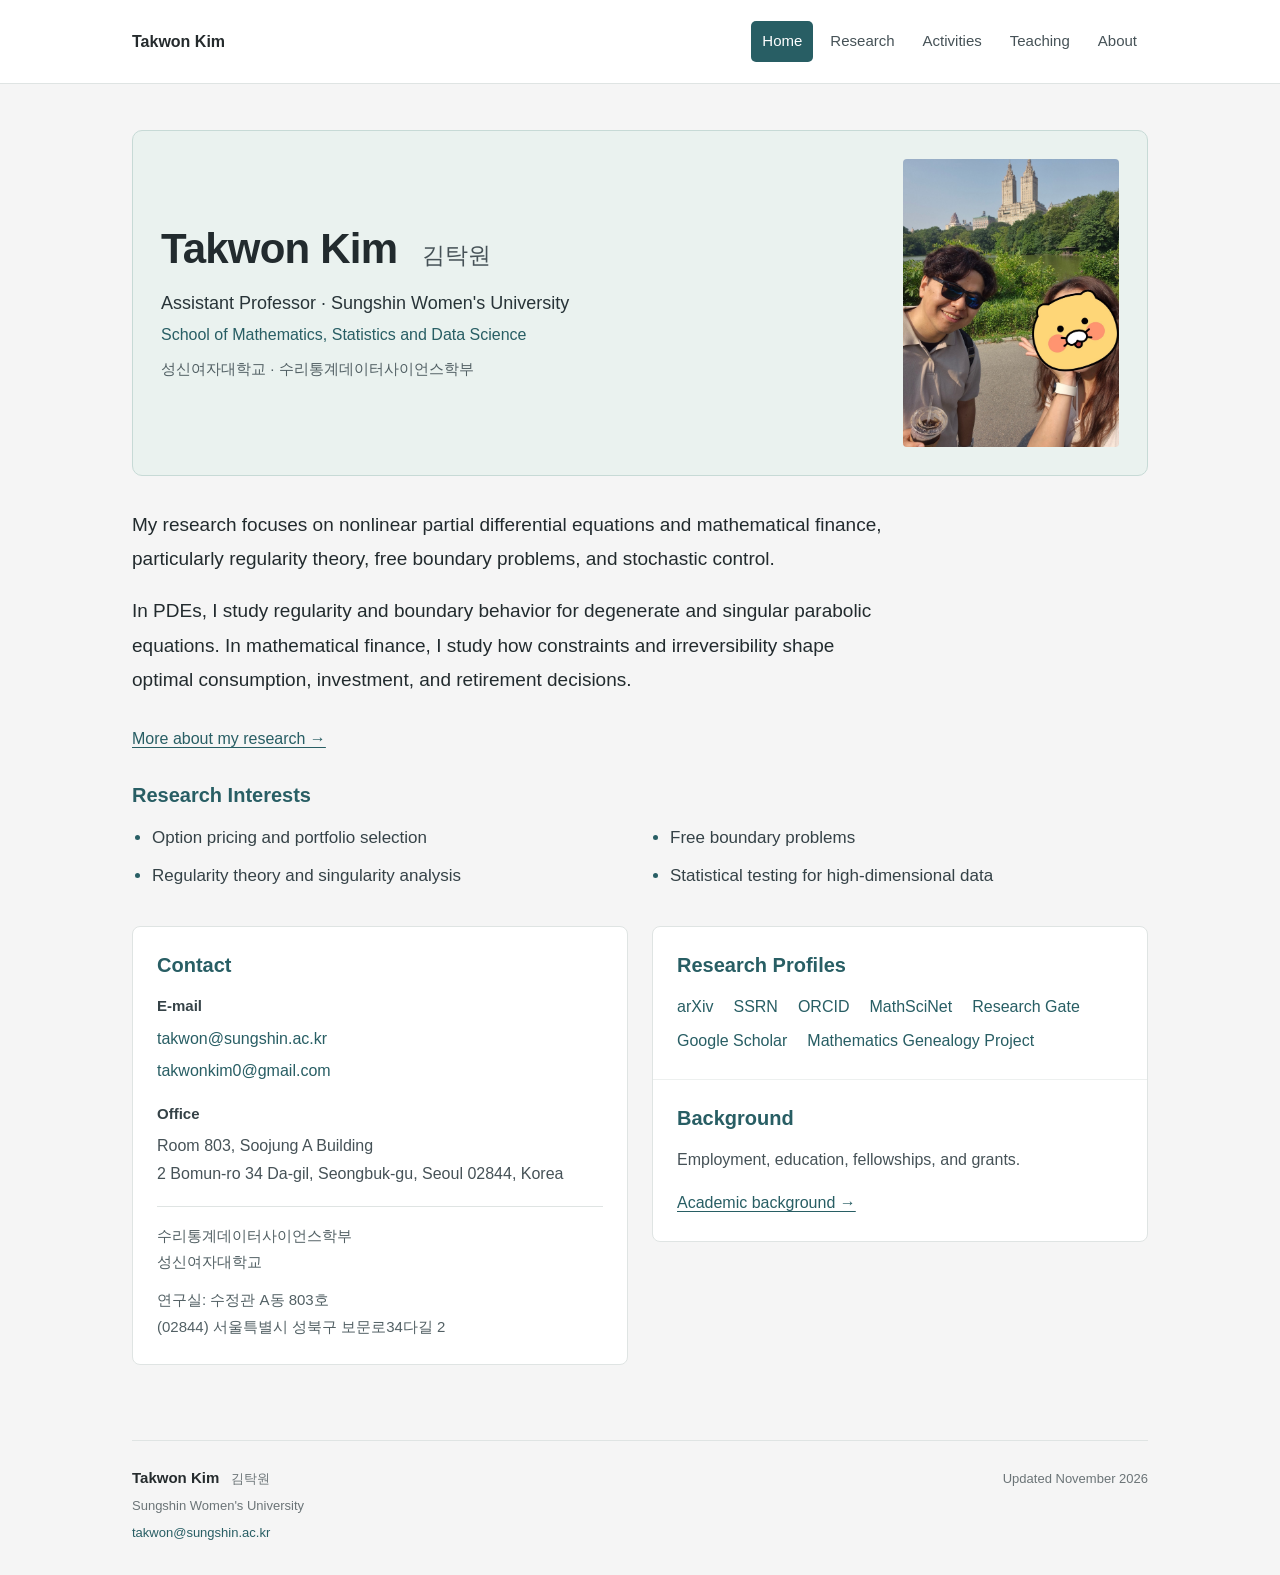
<file: index.html>
<!doctype html>
<html lang="en"><head><meta charset="utf-8"><meta name="viewport" content="width=device-width, initial-scale=1">
<title>Home — Takwon Kim</title><meta name="description" content="My research focuses on nonlinear partial differential equations and mathematical finance, with particular interests in regularity theory, free boundary problems, and stochastic control.">
<meta name="color-scheme" content="light"><link rel="icon" href="assets/favicon.svg" type="image/svg+xml">
<link rel="stylesheet" href="assets/style.css?v=9f0bb3ac7eb0"><script src="assets/site.js" defer></script>
<script data-goatcounter="https://takwonkim.goatcounter.com/count" data-goatcounter-settings='{"path": "/"}' async src="https://gc.zgo.at/count.js"></script></head>
<body data-page="home"><a class="skip-link" href="#main">Skip to content</a>
<header class="site-header"><div class="header-inner"><a class="brand" href="index.html?v=9f0bb3ac7eb0">Takwon Kim</a>
<button class="menu-toggle" aria-expanded="false" aria-controls="site-nav">Menu <span aria-hidden="true">☰</span></button>
<nav id="site-nav" aria-label="Main navigation"><a href="index.html?v=9f0bb3ac7eb0" aria-current="page">Home</a><a href="research.html?v=9f0bb3ac7eb0">Research</a><a href="events.html?v=9f0bb3ac7eb0">Activities</a><a href="teaching.html?v=9f0bb3ac7eb0">Teaching</a><a href="info.html?v=9f0bb3ac7eb0">About</a></nav></div></header>
<main id="main" class="page"><div class="home-content"><section class="home-introduction"><div class="home-identity"><div class="profile-identity"><h1>Takwon Kim <span lang="ko">김탁원</span></h1><p class="position">Assistant Professor · Sungshin Women&#x27;s University</p><p><a class="" href="https://www.sungshin.ac.kr/math-statistics/index.do" target="_blank" rel="noopener">School of Mathematics, Statistics and Data Science</a></p><p class="affiliation-ko" lang="ko">성신여자대학교 · 수리통계데이터사이언스학부</p></div><figure class="home-photo"><img src="assets/profile-photo.jpg" width="1280" height="1707" alt="Takwon Kim outdoors in a park"></figure></div>
<div class="about-intro"><p>My research focuses on nonlinear partial differential equations and mathematical finance, particularly regularity theory, free boundary problems, and stochastic control.</p><p>In PDEs, I study regularity and boundary behavior for degenerate and singular parabolic equations. In mathematical finance, I study how constraints and irreversibility shape optimal consumption, investment, and retirement decisions.</p><p class="bio-link"><a href="info.html?v=9f0bb3ac7eb0#biography">More about my research →</a></p><h2>Research Interests</h2><ul class="interest-list"><li>Option pricing and portfolio selection</li><li>Free boundary problems</li><li>Regularity theory and singularity analysis</li><li>Statistical testing for high-dimensional data</li></ul></div></section>
<div class="home-details"><section class="panel contact-panel"><h2>Contact</h2><dl><dt>E-mail</dt><dd class="email-list"><a href="mailto:takwon@sungshin.ac.kr">takwon@sungshin.ac.kr</a><a href="mailto:takwonkim0@gmail.com">takwonkim0@gmail.com</a></dd><dt>Office</dt><dd>Room 803, Soojung A Building<br>2 Bomun-ro 34 Da-gil, Seongbuk-gu, Seoul 02844, Korea</dd></dl><div class="contact-ko" lang="ko"><p>수리통계데이터사이언스학부<br>성신여자대학교</p><p>연구실: 수정관 A동 803호<br>(02844) 서울특별시 성북구 보문로34다길 2</p></div></section><div><section class="panel"><h2>Research Profiles</h2><ul class="profile-summary"><li><a class="" href="https://arxiv.org/a/0000-0002-2595-5319.html" target="_blank" rel="noopener">arXiv</a></li><li><a class="" href="https://papers.ssrn.com/sol3/cf_dev/AbsByAuth.cfm?per_id=5731503" target="_blank" rel="noopener">SSRN</a></li><li><a class="" href="https://orcid.org/0000-0002-2595-5319" target="_blank" rel="noopener">ORCID</a></li><li><a class="" href="https://mathscinet.ams.org/mathscinet/MRAuthorID/1539834" target="_blank" rel="noopener">MathSciNet</a></li><li><a class="" href="https://www.researchgate.net/profile/Takwon-Kim" target="_blank" rel="noopener">Research Gate</a></li><li><a class="" href="https://scholar.google.com/citations?user=Hvyhf20AAAAJ&amp;hl=ko" target="_blank" rel="noopener">Google Scholar</a></li><li><a class="" href="https://www.mathgenealogy.org/id.php?id=282301" target="_blank" rel="noopener">Mathematics Genealogy Project</a></li></ul></section><section class="panel background-summary"><h2>Background</h2><p>Employment, education, fellowships, and grants.</p><a href="info.html?v=9f0bb3ac7eb0">Academic background →</a></section></div></div></div></main>
<footer class="site-footer"><div class="footer-profile"><a class="footer-name" href="index.html?v=9f0bb3ac7eb0">Takwon Kim <span lang="ko">김탁원</span></a><span>Sungshin Women&#x27;s University</span><a class="footer-email" href="mailto:takwon@sungshin.ac.kr">takwon@sungshin.ac.kr</a></div><span class="footer-updated">Updated November 2026</span></footer>
</body></html>
</file>
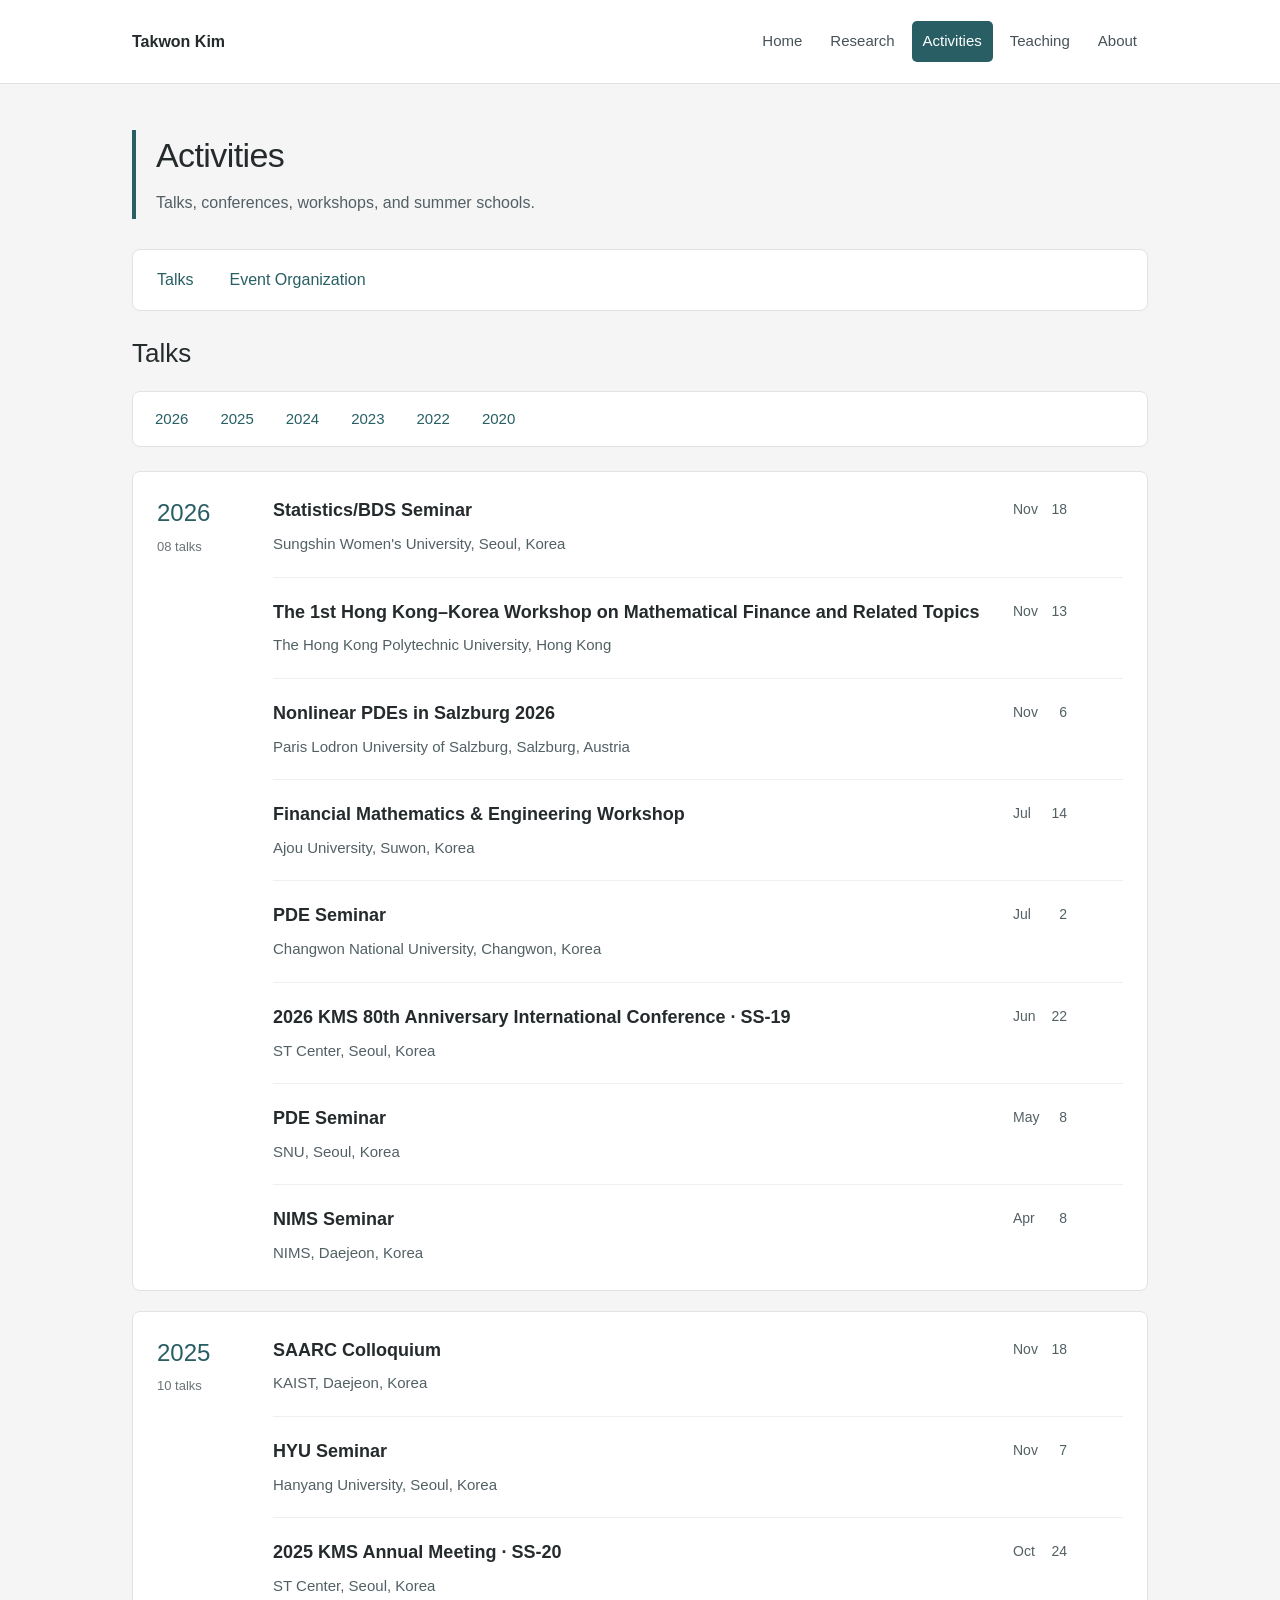
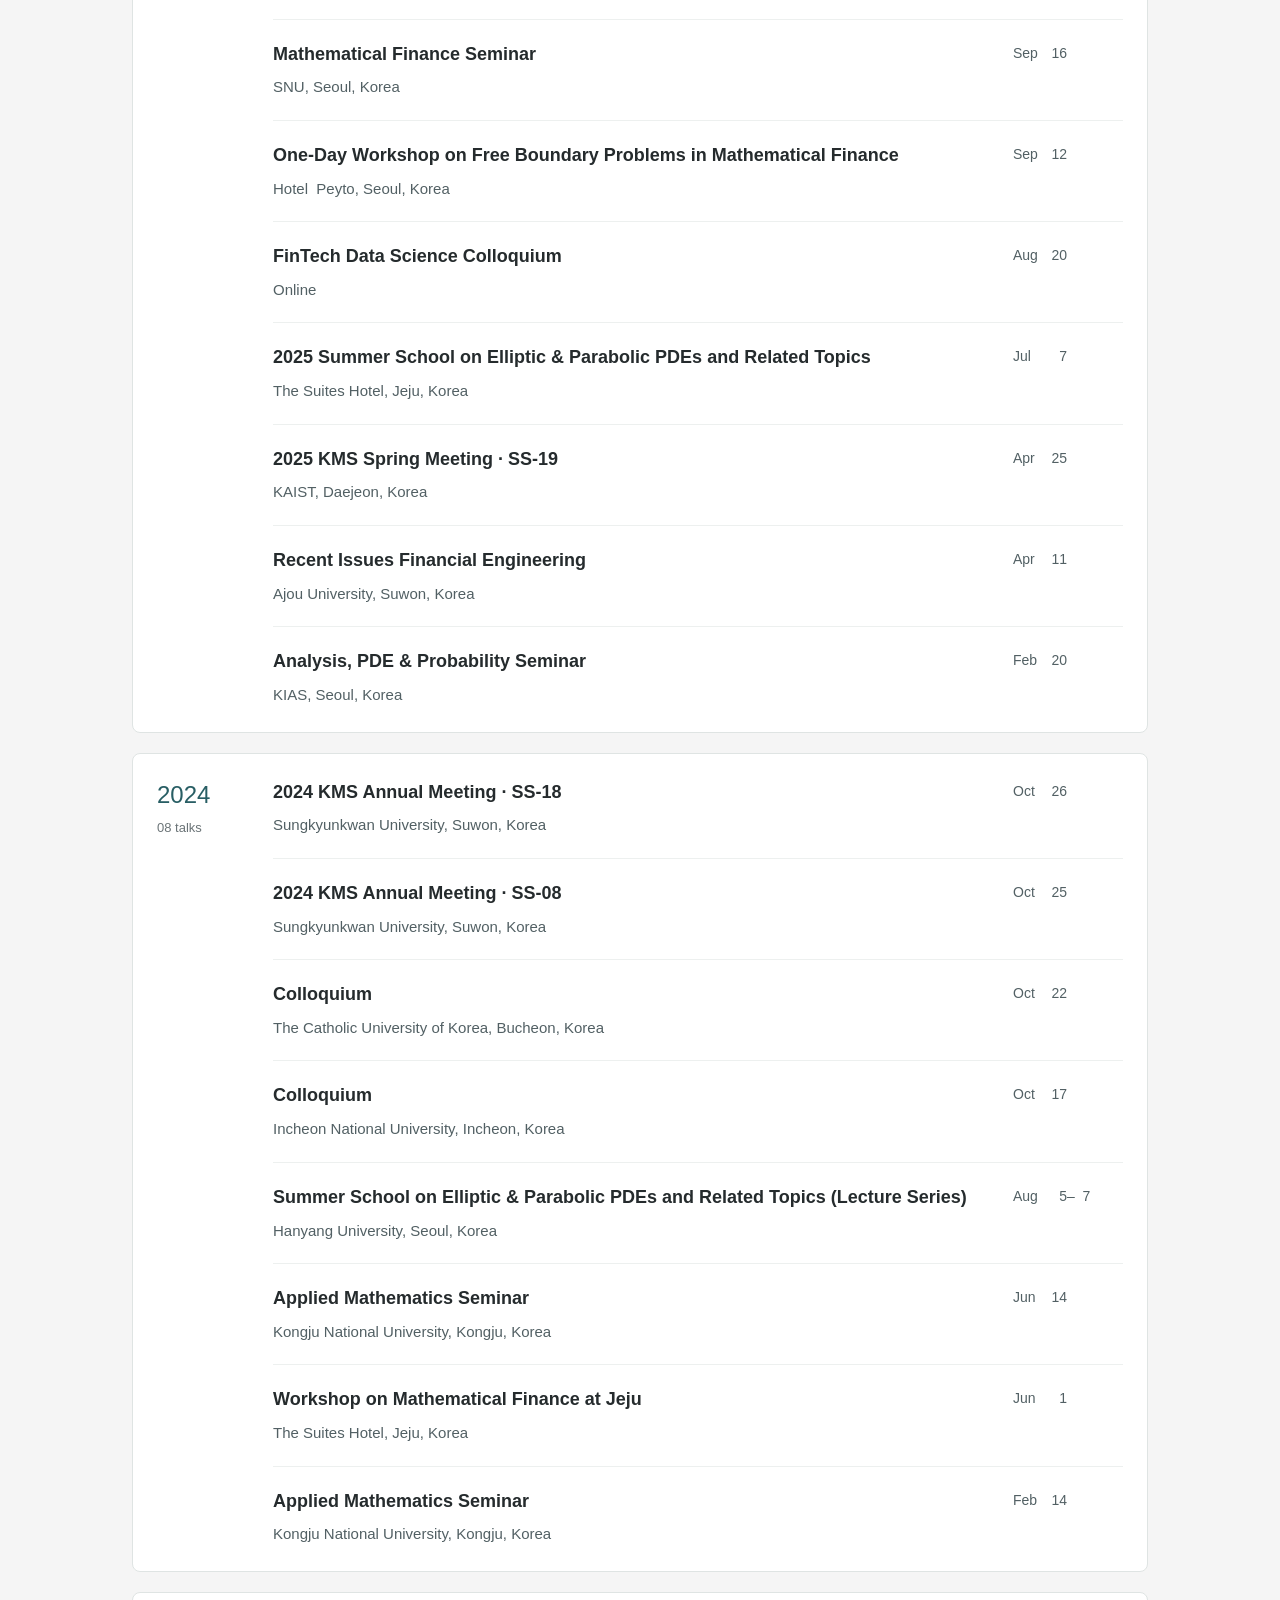
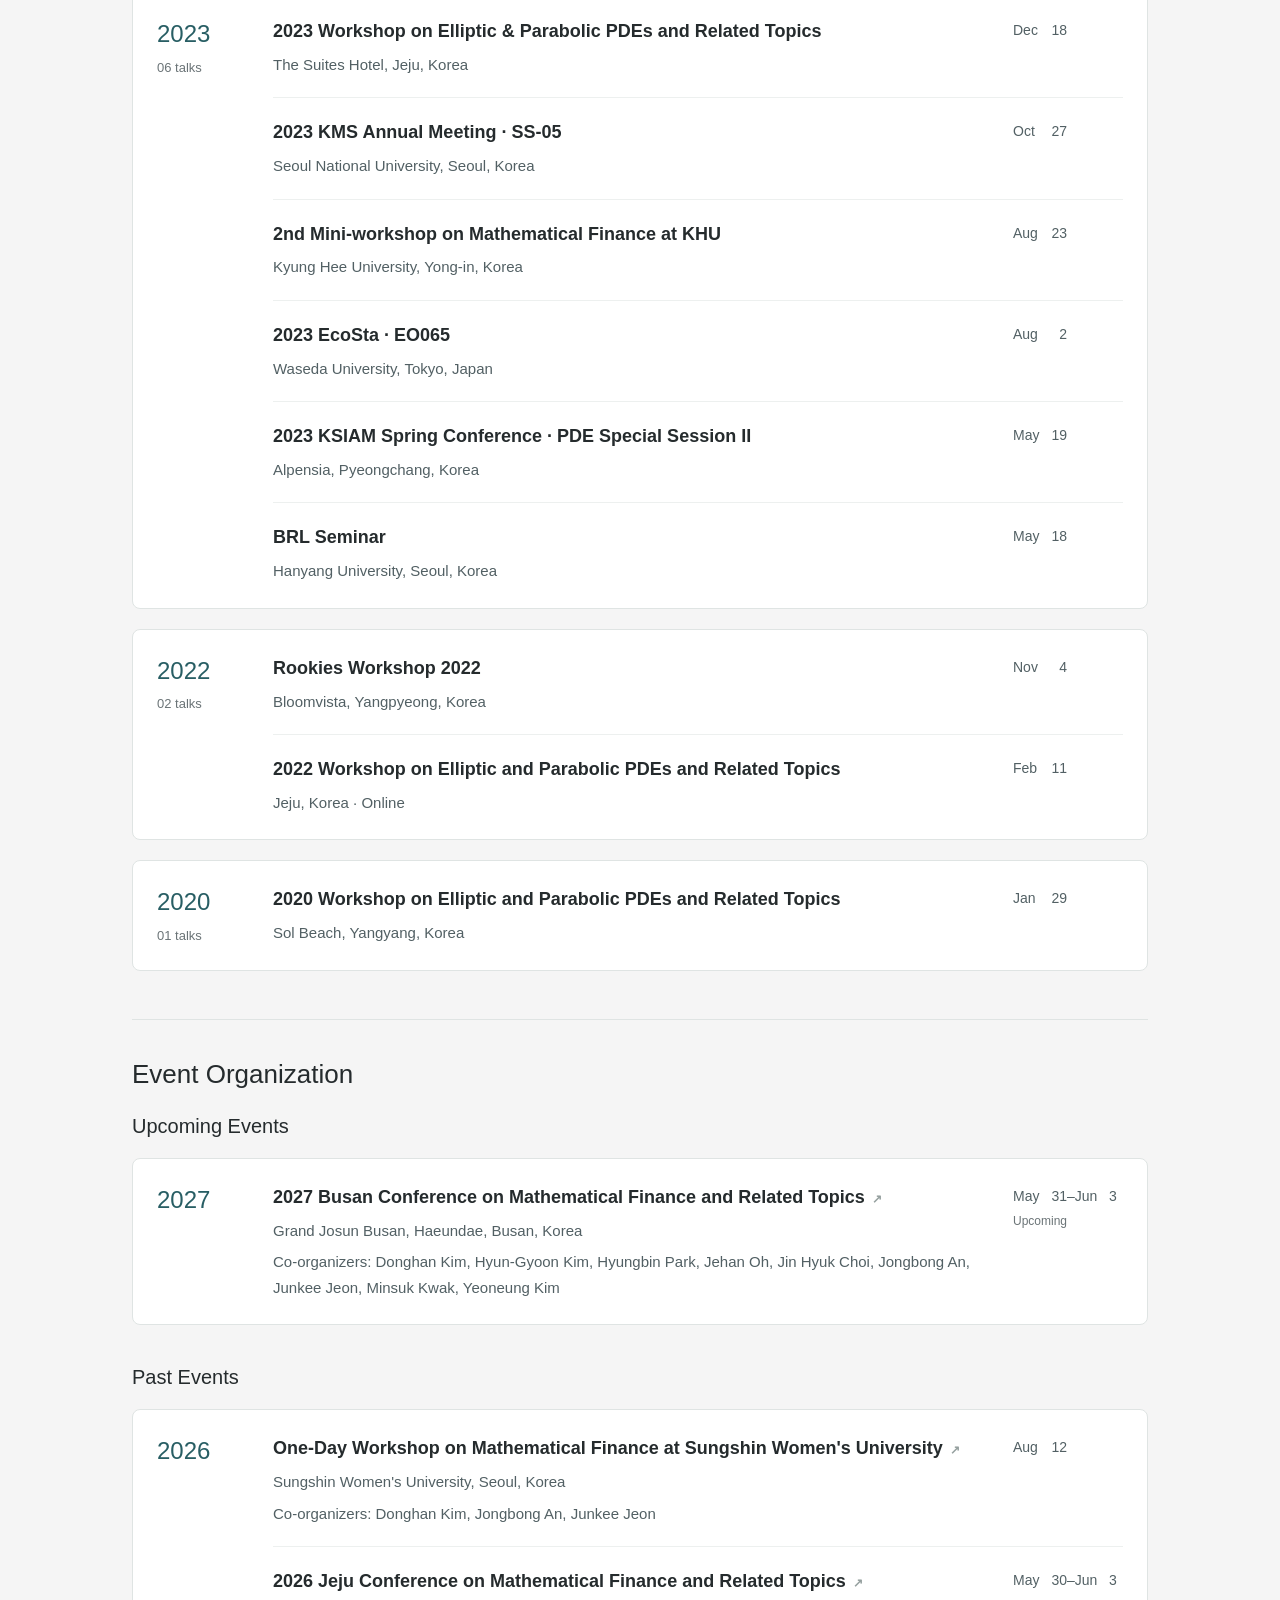
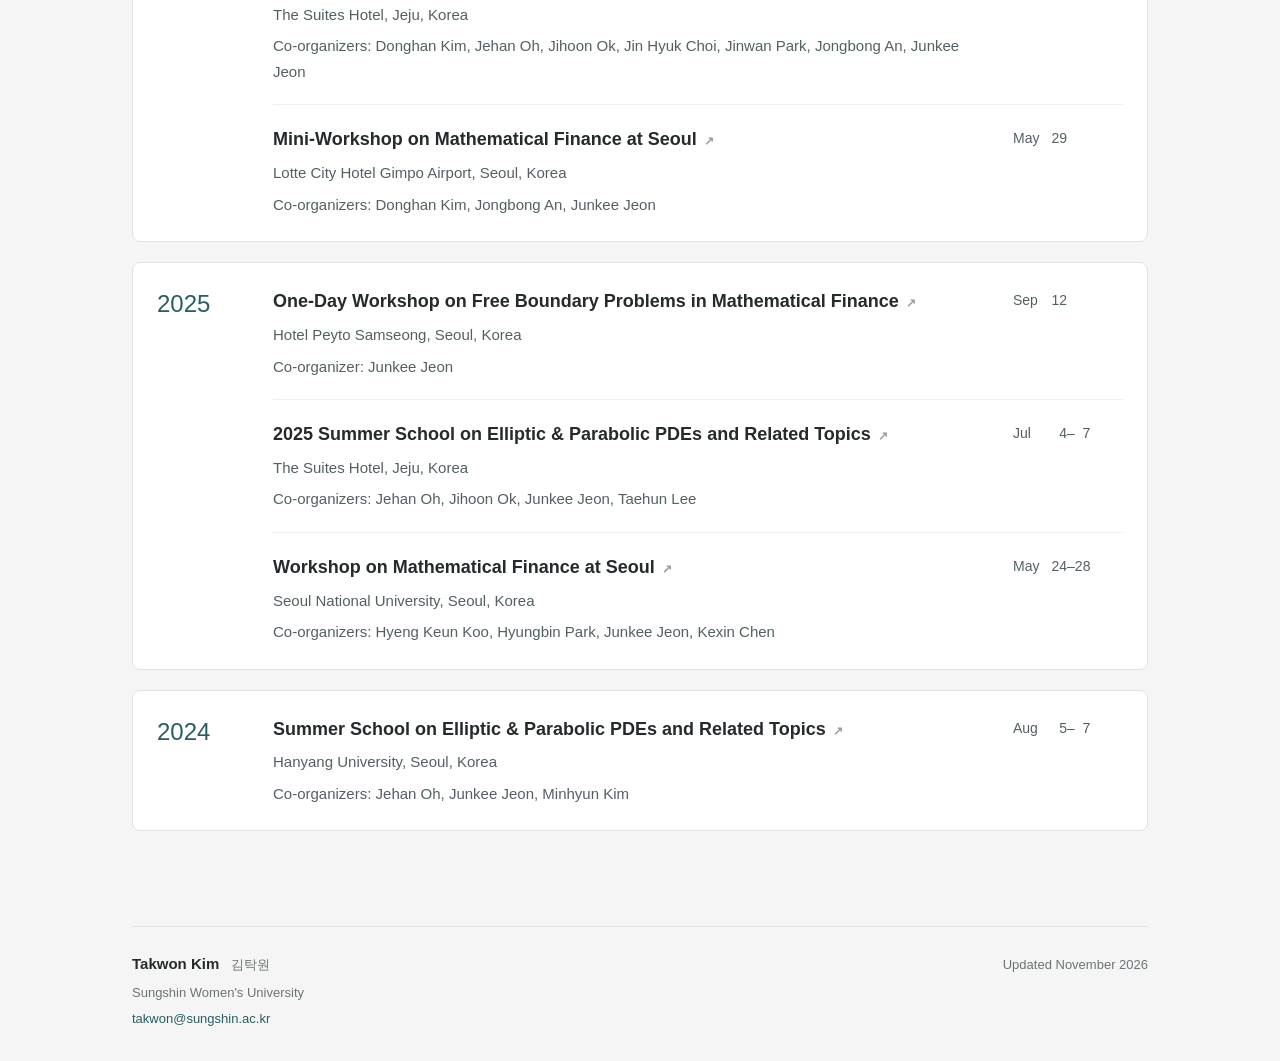
<file: events.html>
<!doctype html>
<html lang="en"><head><meta charset="utf-8"><meta name="viewport" content="width=device-width, initial-scale=1">
<title>Activities — Takwon Kim</title><meta name="description" content="My research focuses on nonlinear partial differential equations and mathematical finance, with particular interests in regularity theory, free boundary problems, and stochastic control.">
<meta name="color-scheme" content="light"><link rel="icon" href="assets/favicon.svg" type="image/svg+xml">
<link rel="stylesheet" href="assets/style.css?v=9f0bb3ac7eb0"><script src="assets/site.js" defer></script>
<script data-goatcounter="https://takwonkim.goatcounter.com/count" data-goatcounter-settings='{"path": "/events.html"}' async src="https://gc.zgo.at/count.js"></script></head>
<body data-page="events"><a class="skip-link" href="#main">Skip to content</a>
<header class="site-header"><div class="header-inner"><a class="brand" href="index.html?v=9f0bb3ac7eb0">Takwon Kim</a>
<button class="menu-toggle" aria-expanded="false" aria-controls="site-nav">Menu <span aria-hidden="true">☰</span></button>
<nav id="site-nav" aria-label="Main navigation"><a href="index.html?v=9f0bb3ac7eb0">Home</a><a href="research.html?v=9f0bb3ac7eb0">Research</a><a href="events.html?v=9f0bb3ac7eb0" aria-current="page">Activities</a><a href="teaching.html?v=9f0bb3ac7eb0">Teaching</a><a href="info.html?v=9f0bb3ac7eb0">About</a></nav></div></header>
<main id="main" class="page"><div class="page-heading"><h1>Activities</h1><p class="lead">Talks, conferences, workshops, and summer schools.</p></div><nav class="year-nav activity-nav" aria-label="Activity sections"><a href="#talks">Talks</a><a href="#event-organization">Event Organization</a></nav><section class="activity-section" id="talks" aria-labelledby="talks-title"><h2 id="talks-title">Talks</h2><nav class="year-nav" aria-label="Jump to year"><a href="#year-2026">2026</a><a href="#year-2025">2025</a><a href="#year-2024">2024</a><a href="#year-2023">2023</a><a href="#year-2022">2022</a><a href="#year-2020">2020</a></nav><div class="talks-list"><section class="talk-year" id="year-2026"><h3>2026<span>08 talks</span></h3><ol><li><div class="talk-details"><h4 class="talk-title">Statistics/BDS Seminar</h4><p class="talk-venue">Sungshin Women&#x27;s University, Seoul, Korea</p></div><p class="talk-date"><span class="date-value"><span class="date-month">Nov</span> <span class="date-days"><span class="date-number">18</span></span></span></p></li><li><div class="talk-details"><h4 class="talk-title"><a href="https://events.polyu.edu.hk/mfrt/home" target="_blank" rel="noopener">The 1st Hong Kong–Korea Workshop on Mathematical Finance and Related Topics</a></h4><p class="talk-venue">The Hong Kong Polytechnic University, Hong Kong</p></div><p class="talk-date"><span class="date-value"><span class="date-month">Nov</span> <span class="date-days"><span class="date-number">13</span></span></span></p></li><li><div class="talk-details"><h4 class="talk-title"><a href="https://sites.google.com/view/pdesinsalzburg2026/homepage" target="_blank" rel="noopener">Nonlinear PDEs in Salzburg 2026</a></h4><p class="talk-venue">Paris Lodron University of Salzburg, Salzburg, Austria</p></div><p class="talk-date"><span class="date-value"><span class="date-month">Nov</span> <span class="date-days"><span class="date-number">6</span></span></span></p></li><li><div class="talk-details"><h4 class="talk-title"><a href="assets/events/ajou-swufe-2026-07-14.pdf" target="_blank" rel="noopener">Financial Mathematics &amp; Engineering Workshop</a></h4><p class="talk-venue">Ajou University, Suwon, Korea</p></div><p class="talk-date"><span class="date-value"><span class="date-month">Jul</span> <span class="date-days"><span class="date-number">14</span></span></span></p></li><li><div class="talk-details"><h4 class="talk-title"><a href="https://www.changwon.ac.kr/math/na/ntt/selectNttInfo.do?mi=19133&amp;nttSn=1420415" target="_blank" rel="noopener">PDE Seminar</a></h4><p class="talk-venue">Changwon National University, Changwon, Korea</p></div><p class="talk-date"><span class="date-value"><span class="date-month">Jul</span> <span class="date-days"><span class="date-number">2</span></span></span></p></li><li><div class="talk-details"><h4 class="talk-title"><a href="https://www.kms.or.kr/conference/meet/program/session.html?period=91&amp;session_detail=888" target="_blank" rel="noopener">2026 KMS 80th Anniversary International Conference · SS-19</a></h4><p class="talk-venue">ST Center, Seoul, Korea</p></div><p class="talk-date"><span class="date-value"><span class="date-month">Jun</span> <span class="date-days"><span class="date-number">22</span></span></span></p></li><li><div class="talk-details"><h4 class="talk-title"><a href="https://www.math.snu.ac.kr/bbs/board.php?bo_table=Math_Seminar&amp;wr_id=45482&amp;sfl=wr_12&amp;stx=%EA%B9%80%ED%83%81%EC%9B%90&amp;sop=and&amp;year=2026&amp;month=7&amp;day=17" target="_blank" rel="noopener">PDE Seminar</a></h4><p class="talk-venue">SNU, Seoul, Korea</p></div><p class="talk-date"><span class="date-value"><span class="date-month">May</span> <span class="date-days"><span class="date-number">8</span></span></span></p></li><li><div class="talk-details"><h4 class="talk-title">NIMS Seminar</h4><p class="talk-venue">NIMS, Daejeon, Korea</p></div><p class="talk-date"><span class="date-value"><span class="date-month">Apr</span> <span class="date-days"><span class="date-number">8</span></span></span></p></li></ol></section><section class="talk-year" id="year-2025"><h3>2025<span>10 talks</span></h3><ol><li><div class="talk-details"><h4 class="talk-title"><a href="https://saarc.kaist.ac.kr/boards/view/seminars/50" target="_blank" rel="noopener">SAARC Colloquium</a></h4><p class="talk-venue">KAIST, Daejeon, Korea</p></div><p class="talk-date"><span class="date-value"><span class="date-month">Nov</span> <span class="date-days"><span class="date-number">18</span></span></span></p></li><li><div class="talk-details"><h4 class="talk-title">HYU Seminar</h4><p class="talk-venue">Hanyang University, Seoul, Korea</p></div><p class="talk-date"><span class="date-value"><span class="date-month">Nov</span> <span class="date-days"><span class="date-number">7</span></span></span></p></li><li><div class="talk-details"><h4 class="talk-title"><a href="https://www.kms.or.kr/conference/meet/program/session.html?period=90&amp;session_detail=838" target="_blank" rel="noopener">2025 KMS Annual Meeting · SS-20</a></h4><p class="talk-venue">ST Center, Seoul, Korea</p></div><p class="talk-date"><span class="date-value"><span class="date-month">Oct</span> <span class="date-days"><span class="date-number">24</span></span></span></p></li><li><div class="talk-details"><h4 class="talk-title"><a href="https://www.math.snu.ac.kr/bbs/board.php?bo_table=Math_Seminar&amp;wr_id=42650&amp;page=2&amp;year=2025&amp;month=9&amp;day=21&amp;page=2" target="_blank" rel="noopener">Mathematical Finance Seminar</a></h4><p class="talk-venue">SNU, Seoul, Korea</p></div><p class="talk-date"><span class="date-value"><span class="date-month">Sep</span> <span class="date-days"><span class="date-number">16</span></span></span></p></li><li><div class="talk-details"><h4 class="talk-title"><a href="https://sites.google.com/site/junkeejeon/workshop/2025-pde-in-mf" target="_blank" rel="noopener">One-Day Workshop on Free Boundary Problems in Mathematical Finance</a></h4><p class="talk-venue">Hotel  Peyto, Seoul, Korea</p></div><p class="talk-date"><span class="date-value"><span class="date-month">Sep</span> <span class="date-days"><span class="date-number">12</span></span></span></p></li><li><div class="talk-details"><h4 class="talk-title"><a href="https://www.sungshin.ac.kr/math-statistics/17397/subview.do?enc=Zm5jdDF8QEB8JTJGYmJzJTJGbWF0aC1zdGF0aXN0aWNzJTJGNDQ3NSUyRjE0NTU0NSUyRmFydGNsVmlldy5kbyUzRg%3D%3D" target="_blank" rel="noopener">FinTech Data Science Colloquium</a></h4><p class="talk-venue">Online</p></div><p class="talk-date"><span class="date-value"><span class="date-month">Aug</span> <span class="date-days"><span class="date-number">20</span></span></span></p></li><li><div class="talk-details"><h4 class="talk-title"><a href="https://sites.google.com/view/2025-pde-summer/home" target="_blank" rel="noopener">2025 Summer School on Elliptic &amp; Parabolic PDEs and Related Topics</a></h4><p class="talk-venue">The Suites Hotel, Jeju, Korea</p></div><p class="talk-date"><span class="date-value"><span class="date-month">Jul</span> <span class="date-days"><span class="date-number">7</span></span></span></p></li><li><div class="talk-details"><h4 class="talk-title"><a href="https://www.kms.or.kr/conference/meet/program/session.html?period=89&amp;session_detail=627" target="_blank" rel="noopener">2025 KMS Spring Meeting · SS-19</a></h4><p class="talk-venue">KAIST, Daejeon, Korea</p></div><p class="talk-date"><span class="date-value"><span class="date-month">Apr</span> <span class="date-days"><span class="date-number">25</span></span></span></p></li><li><div class="talk-details"><h4 class="talk-title">Recent Issues Financial Engineering</h4><p class="talk-venue">Ajou University, Suwon, Korea</p></div><p class="talk-date"><span class="date-value"><span class="date-month">Apr</span> <span class="date-days"><span class="date-number">11</span></span></span></p></li><li><div class="talk-details"><h4 class="talk-title"><a href="https://www.kias.re.kr/kias/activities/seminars/view.do?seqno=PGN1720250206-0004&amp;menuNo=404003&amp;schoolsCd=&amp;centrspgmsCd=&amp;sdate=2024-03-26&amp;edate=&amp;mjrcdnm=&amp;searchCnd=1&amp;searchWord=&amp;pageIndex=58" target="_blank" rel="noopener">Analysis, PDE &amp; Probability Seminar</a></h4><p class="talk-venue">KIAS, Seoul, Korea</p></div><p class="talk-date"><span class="date-value"><span class="date-month">Feb</span> <span class="date-days"><span class="date-number">20</span></span></span></p></li></ol></section><section class="talk-year" id="year-2024"><h3>2024<span>08 talks</span></h3><ol><li><div class="talk-details"><h4 class="talk-title"><a href="https://www.kms.or.kr/conference/meet/program/session.html?period=88&amp;session_detail=470" target="_blank" rel="noopener">2024 KMS Annual Meeting · SS-18</a></h4><p class="talk-venue">Sungkyunkwan University, Suwon, Korea</p></div><p class="talk-date"><span class="date-value"><span class="date-month">Oct</span> <span class="date-days"><span class="date-number">26</span></span></span></p></li><li><div class="talk-details"><h4 class="talk-title"><a href="https://www.kms.or.kr/conference/meet/program/session.html?period=88&amp;session_detail=426" target="_blank" rel="noopener">2024 KMS Annual Meeting · SS-08</a></h4><p class="talk-venue">Sungkyunkwan University, Suwon, Korea</p></div><p class="talk-date"><span class="date-value"><span class="date-month">Oct</span> <span class="date-days"><span class="date-number">25</span></span></span></p></li><li><div class="talk-details"><h4 class="talk-title"><a href="https://math.catholic.ac.kr/math/community/notice.do?mode=view&amp;articleNo=249718&amp;article.offset=0&amp;articleLimit=10" target="_blank" rel="noopener">Colloquium</a></h4><p class="talk-venue">The Catholic University of Korea, Bucheon, Korea</p></div><p class="talk-date"><span class="date-value"><span class="date-month">Oct</span> <span class="date-days"><span class="date-number">22</span></span></span></p></li><li><div class="talk-details"><h4 class="talk-title"><a href="https://www.inu.ac.kr/isu/2219/subview.do?enc=[base64]%3D%3D" target="_blank" rel="noopener">Colloquium</a></h4><p class="talk-venue">Incheon National University, Incheon, Korea</p></div><p class="talk-date"><span class="date-value"><span class="date-month">Oct</span> <span class="date-days"><span class="date-number">17</span></span></span></p></li><li><div class="talk-details"><h4 class="talk-title"><a href="https://sites.google.com/view/summer-school-pde-2024" target="_blank" rel="noopener">Summer School on Elliptic &amp; Parabolic PDEs and Related Topics</a> (Lecture Series)</h4><p class="talk-venue">Hanyang University, Seoul, Korea</p></div><p class="talk-date"><span class="date-value"><span class="date-month">Aug</span> <span class="date-days"><span class="date-number">5</span>–<span class="date-number">7</span></span></span></p></li><li><div class="talk-details"><h4 class="talk-title"><a href="https://apmath.kongju.ac.kr/ZC0600/10515/subview.do?enc=Zm5jdDF8QEB8JTJGYmJzJTJGWkMwNjAwJTJGMTIxNyUyRjI5NzM4NCUyRmFydGNsVmlldy5kbyUzRg%3D%3D" target="_blank" rel="noopener">Applied Mathematics Seminar</a></h4><p class="talk-venue">Kongju National University, Kongju, Korea</p></div><p class="talk-date"><span class="date-value"><span class="date-month">Jun</span> <span class="date-days"><span class="date-number">14</span></span></span></p></li><li><div class="talk-details"><h4 class="talk-title"><a href="https://sites.google.com/khu.ac.kr/2024-workshop-mf-jeju/home?authuser=0" target="_blank" rel="noopener">Workshop on Mathematical Finance at Jeju</a></h4><p class="talk-venue">The Suites Hotel, Jeju, Korea</p></div><p class="talk-date"><span class="date-value"><span class="date-month">Jun</span> <span class="date-days"><span class="date-number">1</span></span></span></p></li><li><div class="talk-details"><h4 class="talk-title"><a href="https://apmath.kongju.ac.kr/ZC0600/10515/subview.do?enc=[base64]%3D" target="_blank" rel="noopener">Applied Mathematics Seminar</a></h4><p class="talk-venue">Kongju National University, Kongju, Korea</p></div><p class="talk-date"><span class="date-value"><span class="date-month">Feb</span> <span class="date-days"><span class="date-number">14</span></span></span></p></li></ol></section><section class="talk-year" id="year-2023"><h3>2023<span>06 talks</span></h3><ol><li><div class="talk-details"><h4 class="talk-title"><a href="https://sites.google.com/view/2023npde/home" target="_blank" rel="noopener">2023 Workshop on Elliptic &amp; Parabolic PDEs and Related Topics</a></h4><p class="talk-venue">The Suites Hotel, Jeju, Korea</p></div><p class="talk-date"><span class="date-value"><span class="date-month">Dec</span> <span class="date-days"><span class="date-number">18</span></span></span></p></li><li><div class="talk-details"><h4 class="talk-title"><a href="https://www.kms.or.kr/conference/meet/program/session.html?period=85&amp;session_detail=139" target="_blank" rel="noopener">2023 KMS Annual Meeting · SS-05</a></h4><p class="talk-venue">Seoul National University, Seoul, Korea</p></div><p class="talk-date"><span class="date-value"><span class="date-month">Oct</span> <span class="date-days"><span class="date-number">27</span></span></span></p></li><li><div class="talk-details"><h4 class="talk-title"><a href="https://sites.google.com/site/junkeejeon/2nd-mini-workshop#h.vn5poqw1r108" target="_blank" rel="noopener">2nd Mini-workshop on Mathematical Finance at KHU</a></h4><p class="talk-venue">Kyung Hee University, Yong-in, Korea</p></div><p class="talk-date"><span class="date-value"><span class="date-month">Aug</span> <span class="date-days"><span class="date-number">23</span></span></span></p></li><li><div class="talk-details"><h4 class="talk-title"><a href="https://www.cmstatistics.org/EcoSta2023/fullprogramme.php#EO065" target="_blank" rel="noopener">2023 EcoSta · EO065</a></h4><p class="talk-venue">Waseda University, Tokyo, Japan</p></div><p class="talk-date"><span class="date-value"><span class="date-month">Aug</span> <span class="date-days"><span class="date-number">2</span></span></span></p></li><li><div class="talk-details"><h4 class="talk-title"><a href="https://ksiam.org/UploadData/Editor/Conference/202305/4B3A81E70F1346129E733BA7219C550D.pdf#page=3" target="_blank" rel="noopener">2023 KSIAM Spring Conference · PDE Special Session II</a></h4><p class="talk-venue">Alpensia, Pyeongchang, Korea</p></div><p class="talk-date"><span class="date-value"><span class="date-month">May</span> <span class="date-days"><span class="date-number">19</span></span></span></p></li><li><div class="talk-details"><h4 class="talk-title">BRL Seminar</h4><p class="talk-venue">Hanyang University, Seoul, Korea</p></div><p class="talk-date"><span class="date-value"><span class="date-month">May</span> <span class="date-days"><span class="date-number">18</span></span></span></p></li></ol></section><section class="talk-year" id="year-2022"><h3>2022<span>02 talks</span></h3><ol><li><div class="talk-details"><h4 class="talk-title"><a href="http://qsms.math.snu.ac.kr/board_axne29/2388" target="_blank" rel="noopener">Rookies Workshop 2022</a></h4><p class="talk-venue">Bloomvista, Yangpyeong, Korea</p></div><p class="talk-date"><span class="date-value"><span class="date-month">Nov</span> <span class="date-days"><span class="date-number">4</span></span></span></p></li><li><div class="talk-details"><h4 class="talk-title">2022 Workshop on Elliptic and Parabolic PDEs and Related Topics</h4><p class="talk-venue">Jeju, Korea · Online</p></div><p class="talk-date"><span class="date-value"><span class="date-month">Feb</span> <span class="date-days"><span class="date-number">11</span></span></span></p></li></ol></section><section class="talk-year" id="year-2020"><h3>2020<span>01 talks</span></h3><ol><li><div class="talk-details"><h4 class="talk-title">2020 Workshop on Elliptic and Parabolic PDEs and Related Topics</h4><p class="talk-venue">Sol Beach, Yangyang, Korea</p></div><p class="talk-date"><span class="date-value"><span class="date-month">Jan</span> <span class="date-days"><span class="date-number">29</span></span></span></p></li></ol></section></div></section><section class="activity-section" id="event-organization" aria-labelledby="event-organization-title"><h2 id="event-organization-title">Event Organization</h2><section class="events-section" aria-labelledby="events-scheduled"><h3 id="events-scheduled">Upcoming Events</h3><div class="talk-year event-year"><h4>2027</h4><ol><li><div class="talk-details"><h5 class="talk-title event-title"><a class="" href="https://mf-conference-korea.github.io/2027-busan/" target="_blank" rel="noopener">2027 Busan Conference on Mathematical Finance and Related Topics<span aria-hidden="true">↗</span></a></h5><p class="talk-venue">Grand Josun Busan, Haeundae, Busan, Korea</p><p class="talk-venue event-organizers">Co-organizers: Donghan Kim, Hyun-Gyoon Kim, Hyungbin Park, Jehan Oh, Jin Hyuk Choi, Jongbong An, Junkee Jeon, Minsuk Kwak, Yeoneung Kim</p></div><p class="talk-date"><span class="date-value"><span class="date-month">May</span> <span class="date-days"><span class="date-number">31</span>–Jun <span class="date-number">3</span></span></span><span class="date-status">Upcoming</span></p></li></ol></div></section><section class="events-section" aria-labelledby="events-past"><h3 id="events-past">Past Events</h3><div class="talk-year event-year"><h4>2026</h4><ol><li><div class="talk-details"><h5 class="talk-title event-title"><a class="" href="assets/events/sungshin-2026-08-12.webp" target="_blank" rel="noopener">One-Day Workshop on Mathematical Finance at Sungshin Women&#x27;s University<span aria-hidden="true">↗</span></a></h5><p class="talk-venue">Sungshin Women&#x27;s University, Seoul, Korea</p><p class="talk-venue event-organizers">Co-organizers: Donghan Kim, Jongbong An, Junkee Jeon</p></div><p class="talk-date"><span class="date-value"><span class="date-month">Aug</span> <span class="date-days"><span class="date-number">12</span></span></span></p></li><li><div class="talk-details"><h5 class="talk-title event-title"><a class="" href="https://sites.google.com/view/2026-workshop-math-finance/" target="_blank" rel="noopener">2026 Jeju Conference on Mathematical Finance and Related Topics<span aria-hidden="true">↗</span></a></h5><p class="talk-venue">The Suites Hotel, Jeju, Korea</p><p class="talk-venue event-organizers">Co-organizers: Donghan Kim, Jehan Oh, Jihoon Ok, Jin Hyuk Choi, Jinwan Park, Jongbong An, Junkee Jeon</p></div><p class="talk-date"><span class="date-value"><span class="date-month">May</span> <span class="date-days"><span class="date-number">30</span>–Jun <span class="date-number">3</span></span></span></p></li><li><div class="talk-details"><h5 class="talk-title event-title"><a class="" href="https://sites.google.com/view/mini-workshop-26/home" target="_blank" rel="noopener">Mini-Workshop on Mathematical Finance at Seoul<span aria-hidden="true">↗</span></a></h5><p class="talk-venue">Lotte City Hotel Gimpo Airport, Seoul, Korea</p><p class="talk-venue event-organizers">Co-organizers: Donghan Kim, Jongbong An, Junkee Jeon</p></div><p class="talk-date"><span class="date-value"><span class="date-month">May</span> <span class="date-days"><span class="date-number">29</span></span></span></p></li></ol></div><div class="talk-year event-year"><h4>2025</h4><ol><li><div class="talk-details"><h5 class="talk-title event-title"><a class="" href="https://sites.google.com/site/junkeejeon/workshop/2025-pde-in-mf" target="_blank" rel="noopener">One-Day Workshop on Free Boundary Problems in Mathematical Finance<span aria-hidden="true">↗</span></a></h5><p class="talk-venue">Hotel Peyto Samseong, Seoul, Korea</p><p class="talk-venue event-organizers">Co-organizer: Junkee Jeon</p></div><p class="talk-date"><span class="date-value"><span class="date-month">Sep</span> <span class="date-days"><span class="date-number">12</span></span></span></p></li><li><div class="talk-details"><h5 class="talk-title event-title"><a class="" href="https://sites.google.com/view/2025-pde-summer/home" target="_blank" rel="noopener">2025 Summer School on Elliptic &amp; Parabolic PDEs and Related Topics<span aria-hidden="true">↗</span></a></h5><p class="talk-venue">The Suites Hotel, Jeju, Korea</p><p class="talk-venue event-organizers">Co-organizers: Jehan Oh, Jihoon Ok, Junkee Jeon, Taehun Lee</p></div><p class="talk-date"><span class="date-value"><span class="date-month">Jul</span> <span class="date-days"><span class="date-number">4</span>–<span class="date-number">7</span></span></span></p></li><li><div class="talk-details"><h5 class="talk-title event-title"><a class="" href="https://sites.google.com/view/2025-workshop-mf-seoul/" target="_blank" rel="noopener">Workshop on Mathematical Finance at Seoul<span aria-hidden="true">↗</span></a></h5><p class="talk-venue">Seoul National University, Seoul, Korea</p><p class="talk-venue event-organizers">Co-organizers: Hyeng Keun Koo, Hyungbin Park, Junkee Jeon, Kexin Chen</p></div><p class="talk-date"><span class="date-value"><span class="date-month">May</span> <span class="date-days"><span class="date-number">24</span>–<span class="date-number">28</span></span></span></p></li></ol></div><div class="talk-year event-year"><h4>2024</h4><ol><li><div class="talk-details"><h5 class="talk-title event-title"><a class="" href="https://sites.google.com/view/summer-school-pde-2024/main" target="_blank" rel="noopener">Summer School on Elliptic &amp; Parabolic PDEs and Related Topics<span aria-hidden="true">↗</span></a></h5><p class="talk-venue">Hanyang University, Seoul, Korea</p><p class="talk-venue event-organizers">Co-organizers: Jehan Oh, Junkee Jeon, Minhyun Kim</p></div><p class="talk-date"><span class="date-value"><span class="date-month">Aug</span> <span class="date-days"><span class="date-number">5</span>–<span class="date-number">7</span></span></span></p></li></ol></div></section></section></main>
<footer class="site-footer"><div class="footer-profile"><a class="footer-name" href="index.html?v=9f0bb3ac7eb0">Takwon Kim <span lang="ko">김탁원</span></a><span>Sungshin Women&#x27;s University</span><a class="footer-email" href="mailto:takwon@sungshin.ac.kr">takwon@sungshin.ac.kr</a></div><span class="footer-updated">Updated November 2026</span></footer>
</body></html>
</file>
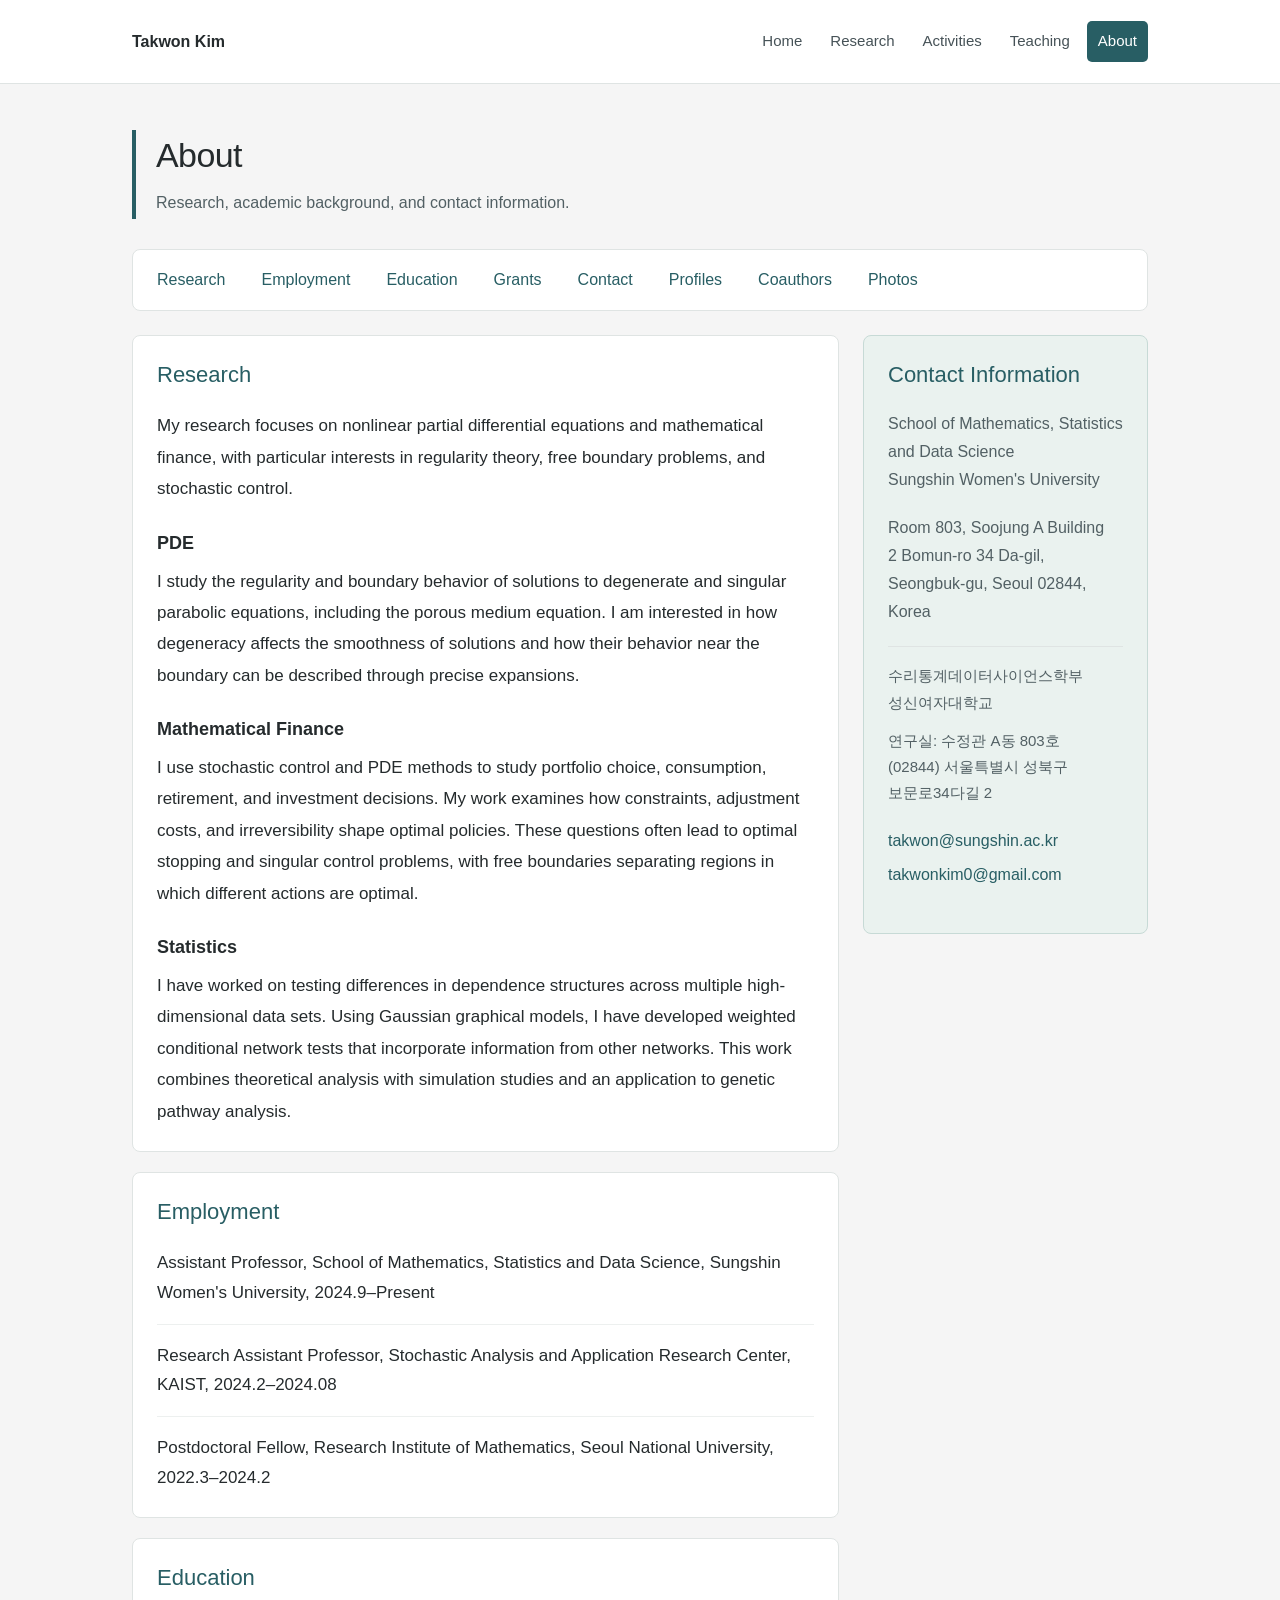
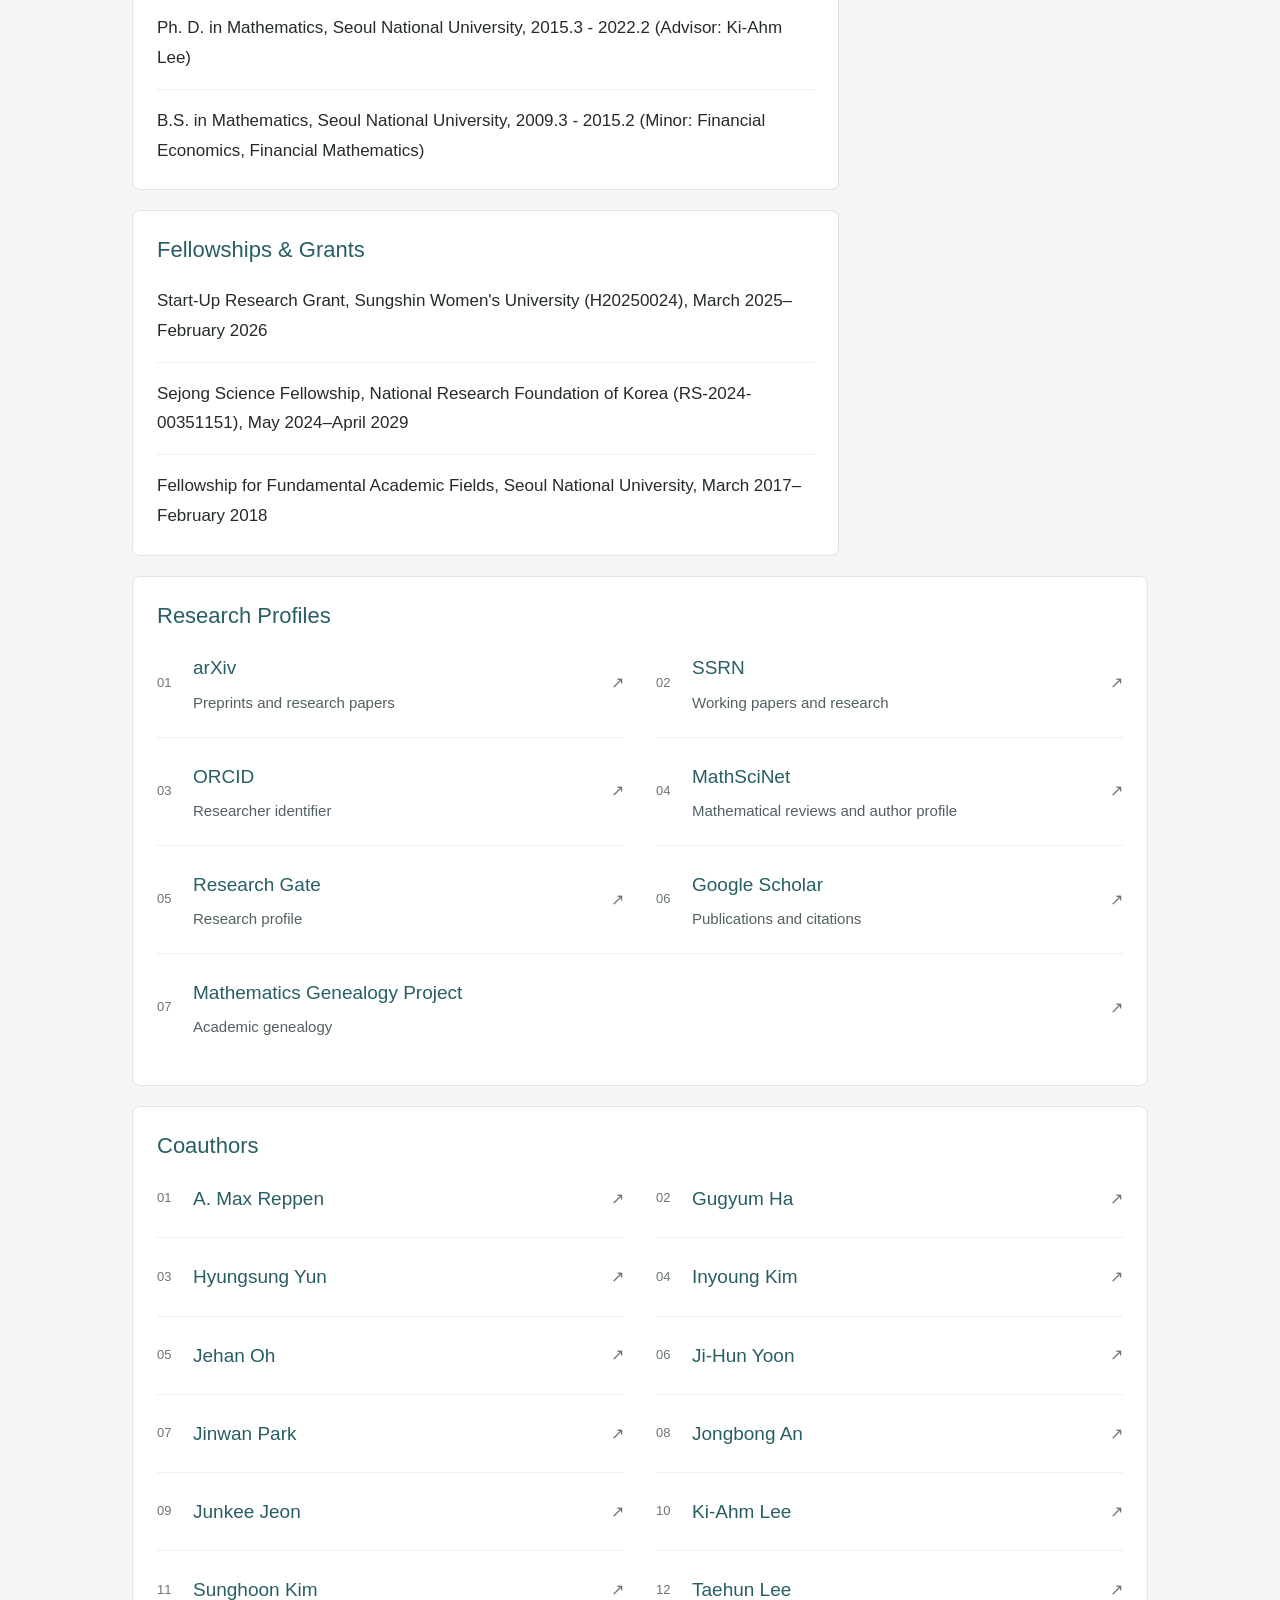
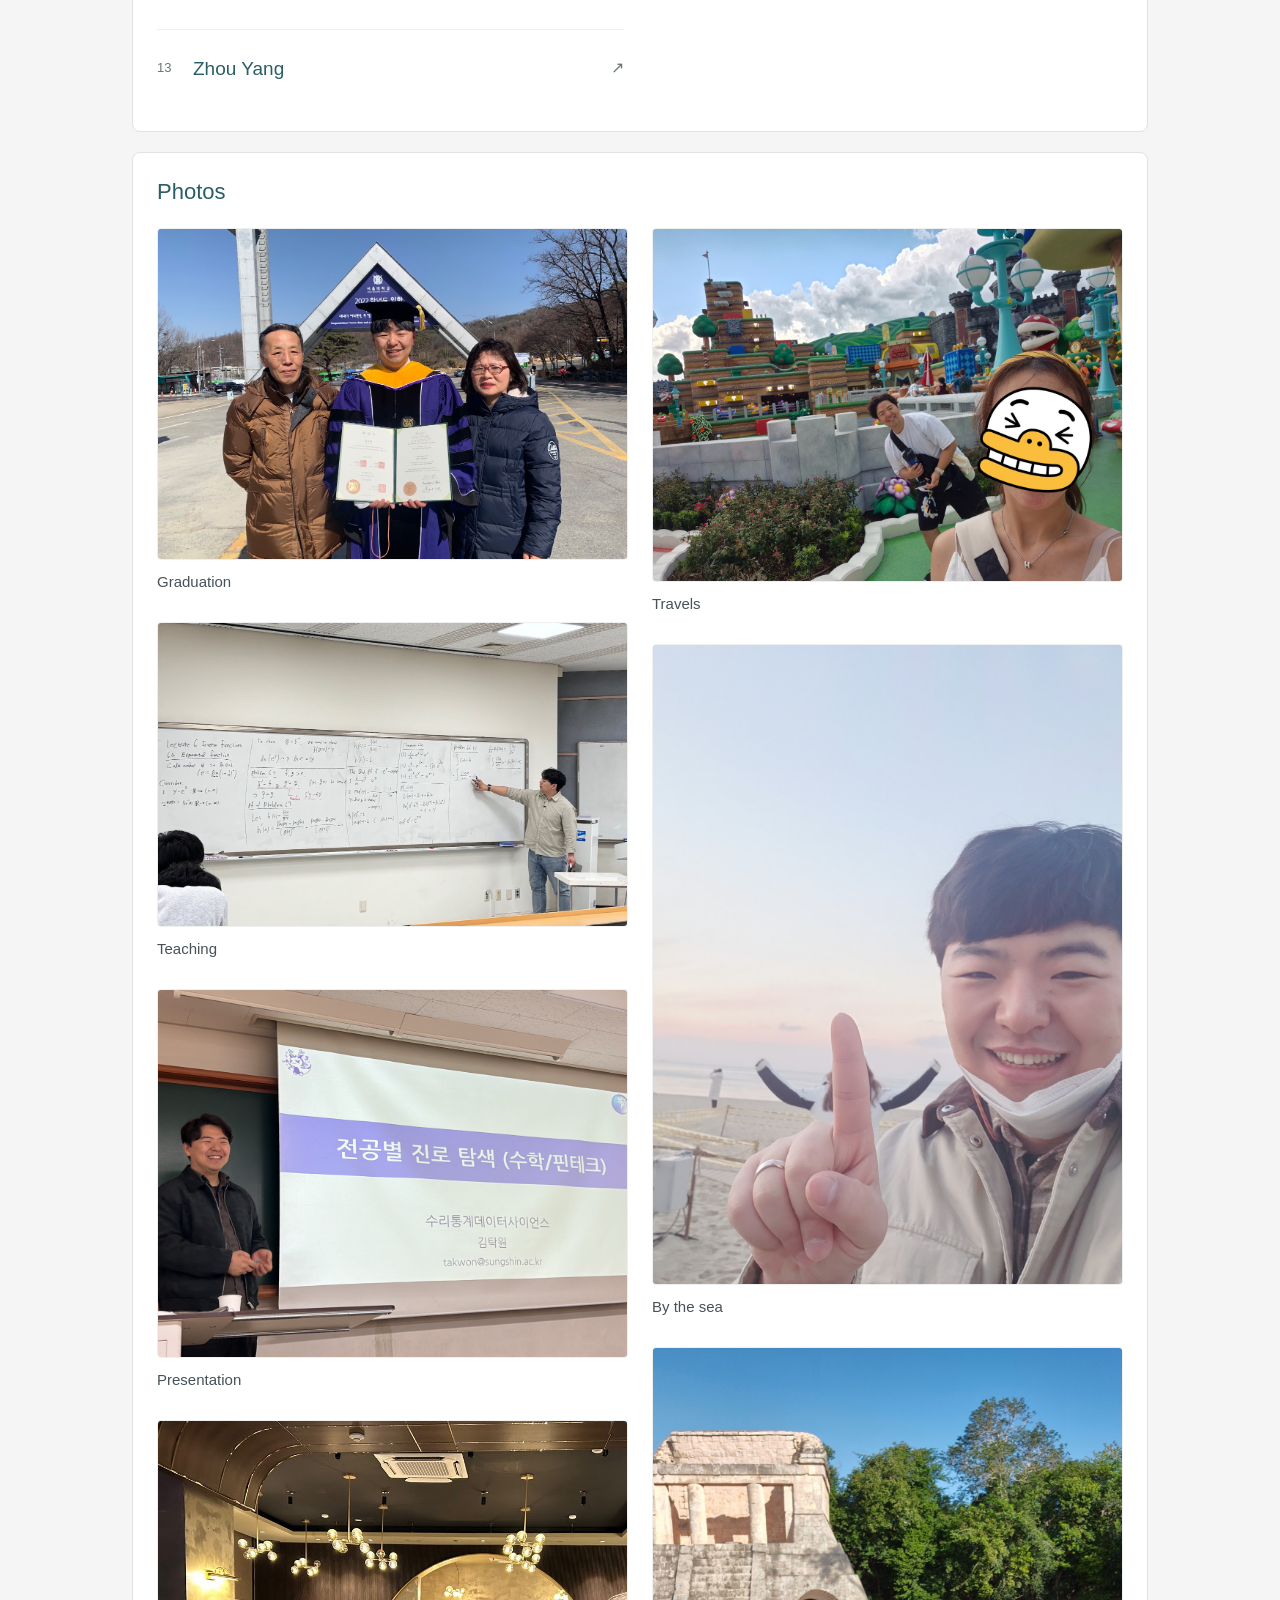
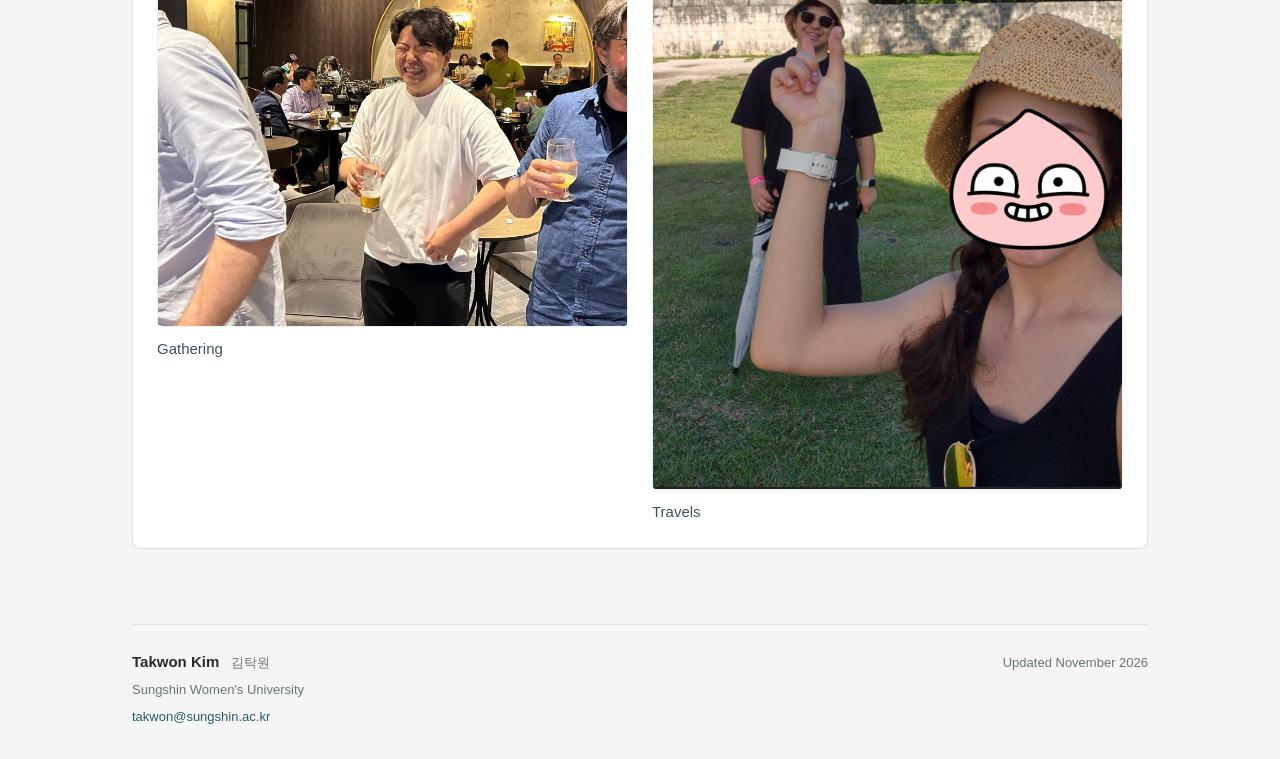
<file: info.html>
<!doctype html>
<html lang="en"><head><meta charset="utf-8"><meta name="viewport" content="width=device-width, initial-scale=1">
<title>About — Takwon Kim</title><meta name="description" content="My research focuses on nonlinear partial differential equations and mathematical finance, with particular interests in regularity theory, free boundary problems, and stochastic control.">
<meta name="color-scheme" content="light"><link rel="icon" href="assets/favicon.svg" type="image/svg+xml">
<link rel="stylesheet" href="assets/style.css?v=9f0bb3ac7eb0"><script src="assets/site.js" defer></script>
<script data-goatcounter="https://takwonkim.goatcounter.com/count" data-goatcounter-settings='{"path": "/info.html"}' async src="https://gc.zgo.at/count.js"></script></head>
<body data-page="info"><a class="skip-link" href="#main">Skip to content</a>
<header class="site-header"><div class="header-inner"><a class="brand" href="index.html?v=9f0bb3ac7eb0">Takwon Kim</a>
<button class="menu-toggle" aria-expanded="false" aria-controls="site-nav">Menu <span aria-hidden="true">☰</span></button>
<nav id="site-nav" aria-label="Main navigation"><a href="index.html?v=9f0bb3ac7eb0">Home</a><a href="research.html?v=9f0bb3ac7eb0">Research</a><a href="events.html?v=9f0bb3ac7eb0">Activities</a><a href="teaching.html?v=9f0bb3ac7eb0">Teaching</a><a href="info.html?v=9f0bb3ac7eb0" aria-current="page">About</a></nav></div></header>
<main id="main" class="page"><div class="page-heading"><h1>About</h1><p class="lead">Research, academic background, and contact information.</p></div><nav class="year-nav activity-nav" aria-label="About sections"><a href="#biography">Research</a><a href="#employment">Employment</a><a href="#education">Education</a><a href="#grants">Grants</a><a href="#contact">Contact</a><a href="#profiles-title">Profiles</a><a href="#coauthors-title">Coauthors</a><a href="#photos">Photos</a></nav><div class="background-layout"><div><section class="background-section biography" id="biography" aria-labelledby="biography-title"><h2 id="biography-title">Research</h2><p>My research focuses on nonlinear partial differential equations and mathematical finance, with particular interests in regularity theory, free boundary problems, and stochastic control.</p><h3>PDE</h3><p>I study the regularity and boundary behavior of solutions to degenerate and singular parabolic equations, including the porous medium equation. I am interested in how degeneracy affects the smoothness of solutions and how their behavior near the boundary can be described through precise expansions.</p><h3>Mathematical Finance</h3><p>I use stochastic control and PDE methods to study portfolio choice, consumption, retirement, and investment decisions. My work examines how constraints, adjustment costs, and irreversibility shape optimal policies. These questions often lead to optimal stopping and singular control problems, with free boundaries separating regions in which different actions are optimal.</p><h3>Statistics</h3><p>I have worked on testing differences in dependence structures across multiple high-dimensional data sets. Using Gaussian graphical models, I have developed weighted conditional network tests that incorporate information from other networks. This work combines theoretical analysis with simulation studies and an application to genetic pathway analysis.</p></section><section class="background-section" id="employment"><h2>Employment</h2><ul class="timeline"><li>Assistant Professor, School of Mathematics, Statistics and Data Science, Sungshin Women&#x27;s University, 2024.9–Present</li><li>Research Assistant Professor, Stochastic Analysis and Application Research Center, KAIST, 2024.2–2024.08</li><li>Postdoctoral Fellow, Research Institute of Mathematics, Seoul National University, 2022.3–2024.2</li></ul></section><section class="background-section" id="education"><h2>Education</h2><ul class="timeline"><li>Ph. D. in Mathematics, Seoul National University, 2015.3 - 2022.2 (Advisor: Ki-Ahm Lee)</li><li>B.S. in Mathematics, Seoul National University, 2009.3 - 2015.2 (Minor: Financial Economics, Financial Mathematics)</li></ul></section><section class="background-section" id="grants"><h2>Fellowships & Grants</h2><ul class="timeline"><li>Start-Up Research Grant, Sungshin Women&#x27;s University (H20250024), March 2025–February 2026</li><li>Sejong Science Fellowship, National Research Foundation of Korea (RS-2024-00351151), May 2024–April 2029</li><li>Fellowship for Fundamental Academic Fields, Seoul National University, March 2017–February 2018</li></ul></section></div><aside class="about-contact" id="contact"><h2>Contact Information</h2><p>School of Mathematics, Statistics and Data Science<br>Sungshin Women&#x27;s University</p><p>Room 803, Soojung A Building<br>2 Bomun-ro 34 Da-gil, Seongbuk-gu, Seoul 02844, Korea</p><div class="contact-ko" lang="ko"><p>수리통계데이터사이언스학부<br>성신여자대학교</p><p>연구실: 수정관 A동 803호<br>(02844) 서울특별시 성북구 보문로34다길 2</p></div><div class="email-list"><a href="mailto:takwon@sungshin.ac.kr">takwon@sungshin.ac.kr</a><a href="mailto:takwonkim0@gmail.com">takwonkim0@gmail.com</a></div></aside></div><div class="about-links" id="links"><section class="links-section" aria-labelledby="profiles-title"><h2 id="profiles-title">Research Profiles</h2><div class="profile-links"><a class="profile-link" href="https://arxiv.org/a/0000-0002-2595-5319.html" target="_blank" rel="noopener"><span class="link-index">01</span><span><strong>arXiv</strong><small>Preprints and research papers</small></span><span aria-hidden="true">↗</span></a><a class="profile-link" href="https://papers.ssrn.com/sol3/cf_dev/AbsByAuth.cfm?per_id=5731503" target="_blank" rel="noopener"><span class="link-index">02</span><span><strong>SSRN</strong><small>Working papers and research</small></span><span aria-hidden="true">↗</span></a><a class="profile-link" href="https://orcid.org/0000-0002-2595-5319" target="_blank" rel="noopener"><span class="link-index">03</span><span><strong>ORCID</strong><small>Researcher identifier</small></span><span aria-hidden="true">↗</span></a><a class="profile-link" href="https://mathscinet.ams.org/mathscinet/MRAuthorID/1539834" target="_blank" rel="noopener"><span class="link-index">04</span><span><strong>MathSciNet</strong><small>Mathematical reviews and author profile</small></span><span aria-hidden="true">↗</span></a><a class="profile-link" href="https://www.researchgate.net/profile/Takwon-Kim" target="_blank" rel="noopener"><span class="link-index">05</span><span><strong>Research Gate</strong><small>Research profile</small></span><span aria-hidden="true">↗</span></a><a class="profile-link" href="https://scholar.google.com/citations?user=Hvyhf20AAAAJ&amp;hl=ko" target="_blank" rel="noopener"><span class="link-index">06</span><span><strong>Google Scholar</strong><small>Publications and citations</small></span><span aria-hidden="true">↗</span></a><a class="profile-link" href="https://www.mathgenealogy.org/id.php?id=282301" target="_blank" rel="noopener"><span class="link-index">07</span><span><strong>Mathematics Genealogy Project</strong><small>Academic genealogy</small></span><span aria-hidden="true">↗</span></a></div></section><section class="links-section" aria-labelledby="coauthors-title"><h2 id="coauthors-title">Coauthors</h2><div class="profile-links coauthor-links"><a class="profile-link" href="https://max.reppen.ch/" target="_blank" rel="noopener"><span class="link-index">01</span><span><strong>A. Max Reppen</strong></span><span aria-hidden="true">↗</span></a><a class="profile-link" href="https://sites.google.com/view/gugyum-ha/home" target="_blank" rel="noopener"><span class="link-index">02</span><span><strong>Gugyum Ha</strong></span><span aria-hidden="true">↗</span></a><a class="profile-link" href="https://sites.google.com/view/hyungsungyun" target="_blank" rel="noopener"><span class="link-index">03</span><span><strong>Hyungsung Yun</strong></span><span aria-hidden="true">↗</span></a><a class="profile-link" href="https://sites.google.com/vt.edu/inyoungk/home" target="_blank" rel="noopener"><span class="link-index">04</span><span><strong>Inyoung Kim</strong></span><span aria-hidden="true">↗</span></a><a class="profile-link" href="https://sites.google.com/site/jehanohmath/" target="_blank" rel="noopener"><span class="link-index">05</span><span><strong>Jehan Oh</strong></span><span aria-hidden="true">↗</span></a><a class="profile-link" href="https://sites.google.com/view/finanmathjhy2015/" target="_blank" rel="noopener"><span class="link-index">06</span><span><strong>Ji-Hun Yoon</strong></span><span aria-hidden="true">↗</span></a><a class="profile-link" href="https://sites.google.com/view/jinwanpark" target="_blank" rel="noopener"><span class="link-index">07</span><span><strong>Jinwan Park</strong></span><span aria-hidden="true">↗</span></a><a class="profile-link" href="https://sites.google.com/view/jongbongan/" target="_blank" rel="noopener"><span class="link-index">08</span><span><strong>Jongbong An</strong></span><span aria-hidden="true">↗</span></a><a class="profile-link" href="https://sites.google.com/site/junkeejeon/home" target="_blank" rel="noopener"><span class="link-index">09</span><span><strong>Junkee Jeon</strong></span><span aria-hidden="true">↗</span></a><a class="profile-link" href="https://www.math.snu.ac.kr/~kiahm/" target="_blank" rel="noopener"><span class="link-index">10</span><span><strong>Ki-Ahm Lee</strong></span><span aria-hidden="true">↗</span></a><a class="profile-link" href="https://sites.google.com/view/mathematicskim/" target="_blank" rel="noopener"><span class="link-index">11</span><span><strong>Sunghoon Kim</strong></span><span aria-hidden="true">↗</span></a><a class="profile-link" href="https://taehun-math.github.io/" target="_blank" rel="noopener"><span class="link-index">12</span><span><strong>Taehun Lee</strong></span><span aria-hidden="true">↗</span></a><a class="profile-link" href="https://user.scnu.edu.cn/profile/index/user.html?site=maths&amp;uid=9761" target="_blank" rel="noopener"><span class="link-index">13</span><span><strong>Zhou Yang</strong></span><span aria-hidden="true">↗</span></a></div></section></div><section class="about-photos" id="photos" aria-labelledby="photos-title"><h2 id="photos-title">Photos</h2><div class="photo-gallery"><figure><a class="photo-frame" href="assets/photos/info-01.jpg" target="_blank" rel="noopener" aria-label="Open photograph: Graduation photograph at Seoul National University"><img src="assets/photos/info-01.jpg" width="1280" height="901" alt="Graduation photograph at Seoul National University" loading="lazy" decoding="async"></a><figcaption>Graduation</figcaption></figure><figure><a class="photo-frame" href="assets/photos/teaching-02.jpg" target="_blank" rel="noopener" aria-label="Open photograph: Teaching mathematics at a classroom whiteboard"><img src="assets/photos/teaching-02.jpg" width="1280" height="827" alt="Teaching mathematics at a classroom whiteboard" loading="lazy" decoding="async"></a><figcaption>Teaching</figcaption></figure><figure><a class="photo-frame" href="assets/photos/teaching-01.png" target="_blank" rel="noopener" aria-label="Open photograph: Giving a presentation about mathematics and fintech"><img src="assets/photos/teaching-01.png" width="1280" height="1002" alt="Giving a presentation about mathematics and fintech" loading="lazy" decoding="async"></a><figcaption>Presentation</figcaption></figure><figure><a class="photo-frame" href="assets/photos/talks-01.jpg" target="_blank" rel="noopener" aria-label="Open photograph: An informal gathering at a restaurant"><img src="assets/photos/talks-01.jpg" width="862" height="928" alt="An informal gathering at a restaurant" loading="lazy" decoding="async"></a><figcaption>Gathering</figcaption></figure><figure><a class="photo-frame" href="assets/photos/home-01.jpg" target="_blank" rel="noopener" aria-label="Open photograph: A visit to a theme park"><img src="assets/photos/home-01.jpg" width="1280" height="960" alt="A visit to a theme park" loading="lazy" decoding="async"></a><figcaption>Travels</figcaption></figure><figure><a class="photo-frame" href="assets/photos/info-02.jpg" target="_blank" rel="noopener" aria-label="Open photograph: A photograph by the sea"><img src="assets/photos/info-02.jpg" width="1280" height="1746" alt="A photograph by the sea" loading="lazy" decoding="async"></a><figcaption>By the sea</figcaption></figure><figure><a class="photo-frame" href="assets/photos/info-03.png" target="_blank" rel="noopener" aria-label="Open photograph: A visit to a historic stone temple"><img src="assets/photos/info-03.png" width="1228" height="1940" alt="A visit to a historic stone temple" loading="lazy" decoding="async"></a><figcaption>Travels</figcaption></figure></div></section></main>
<footer class="site-footer"><div class="footer-profile"><a class="footer-name" href="index.html?v=9f0bb3ac7eb0">Takwon Kim <span lang="ko">김탁원</span></a><span>Sungshin Women&#x27;s University</span><a class="footer-email" href="mailto:takwon@sungshin.ac.kr">takwon@sungshin.ac.kr</a></div><span class="footer-updated">Updated November 2026</span></footer>
</body></html>
</file>
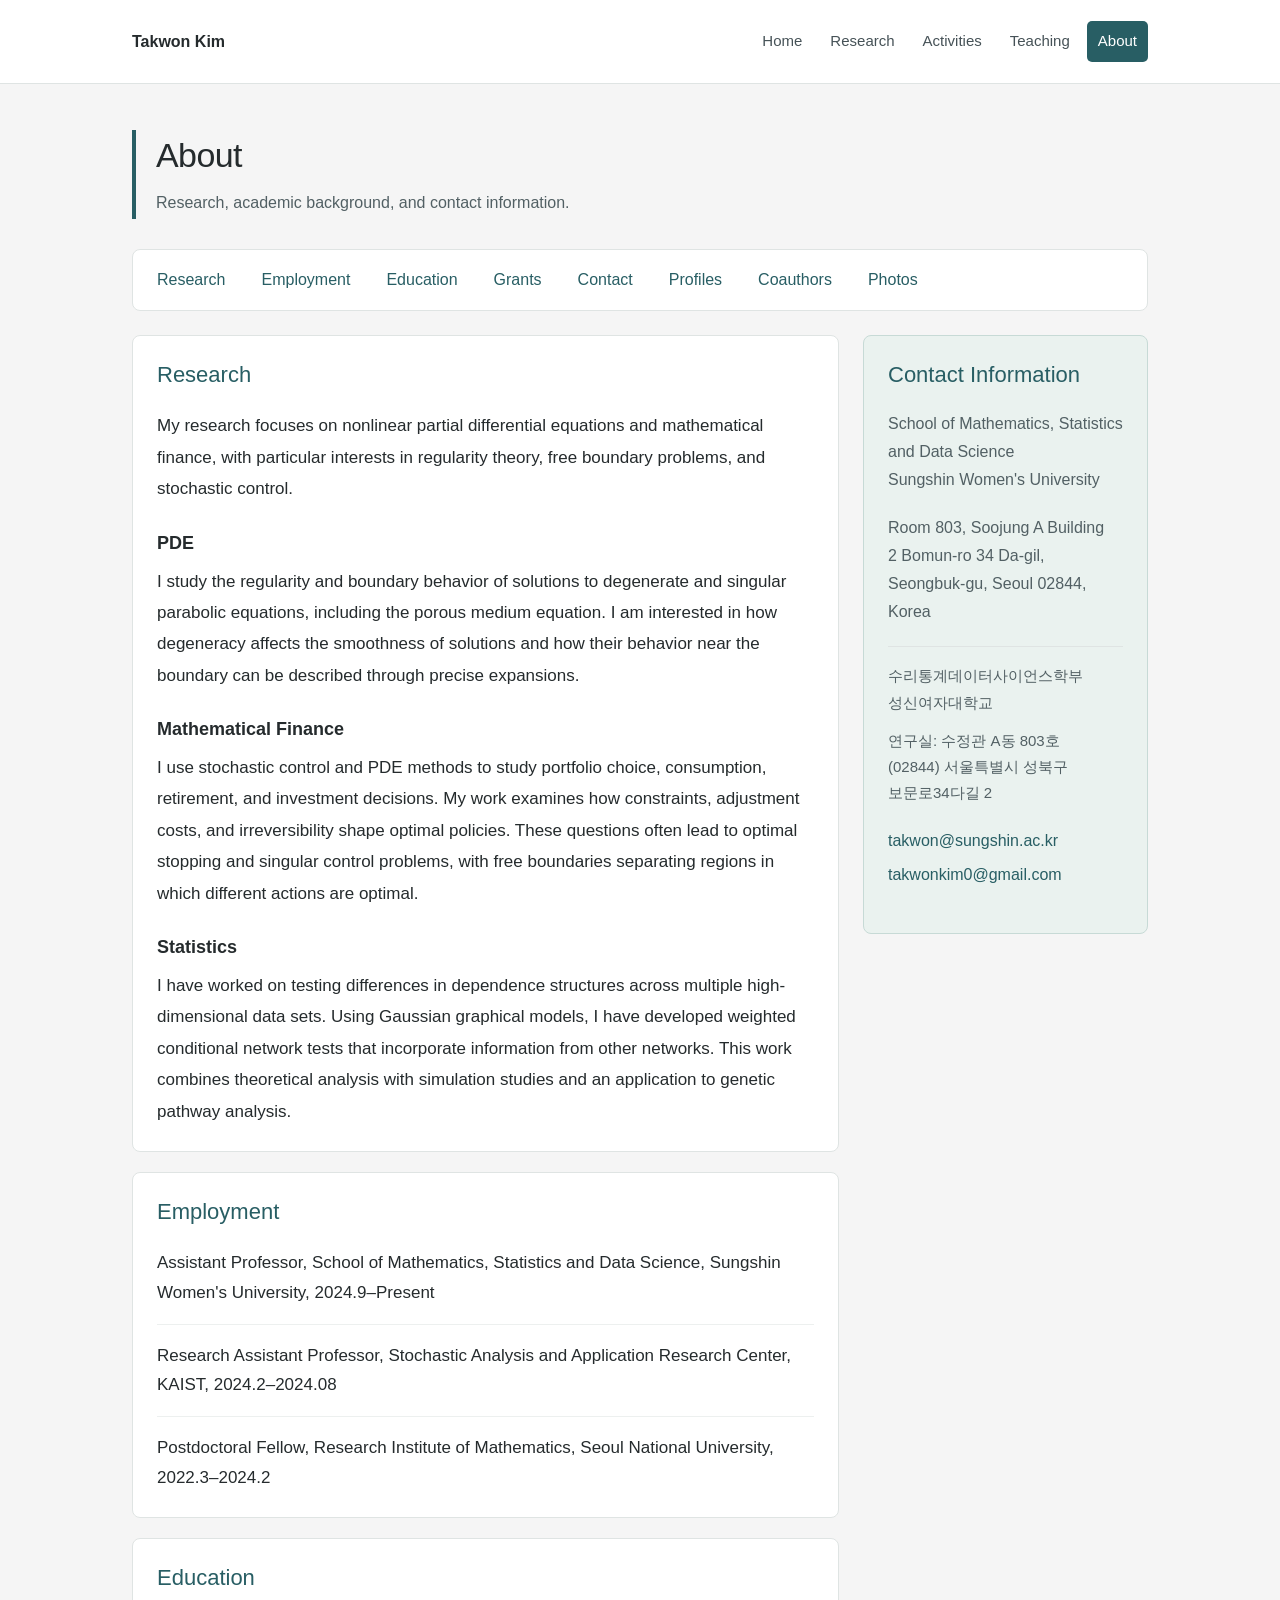
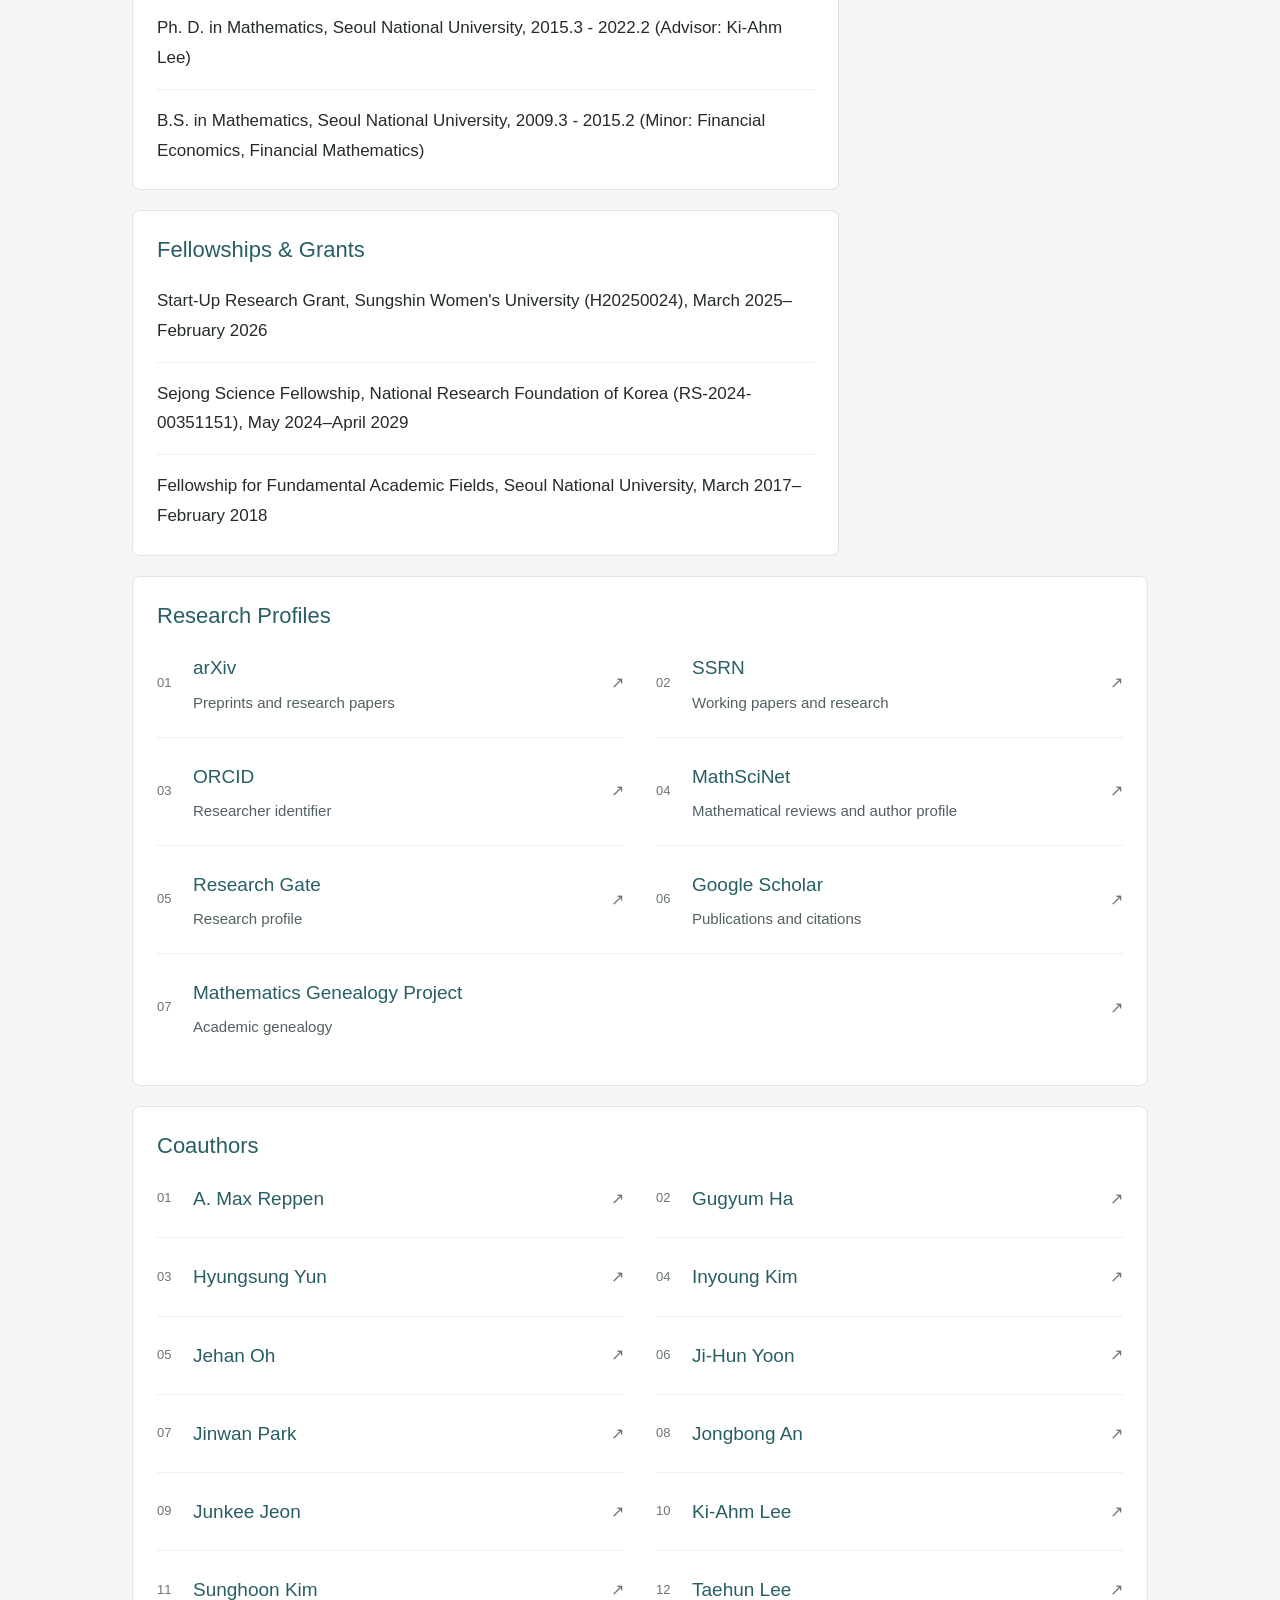
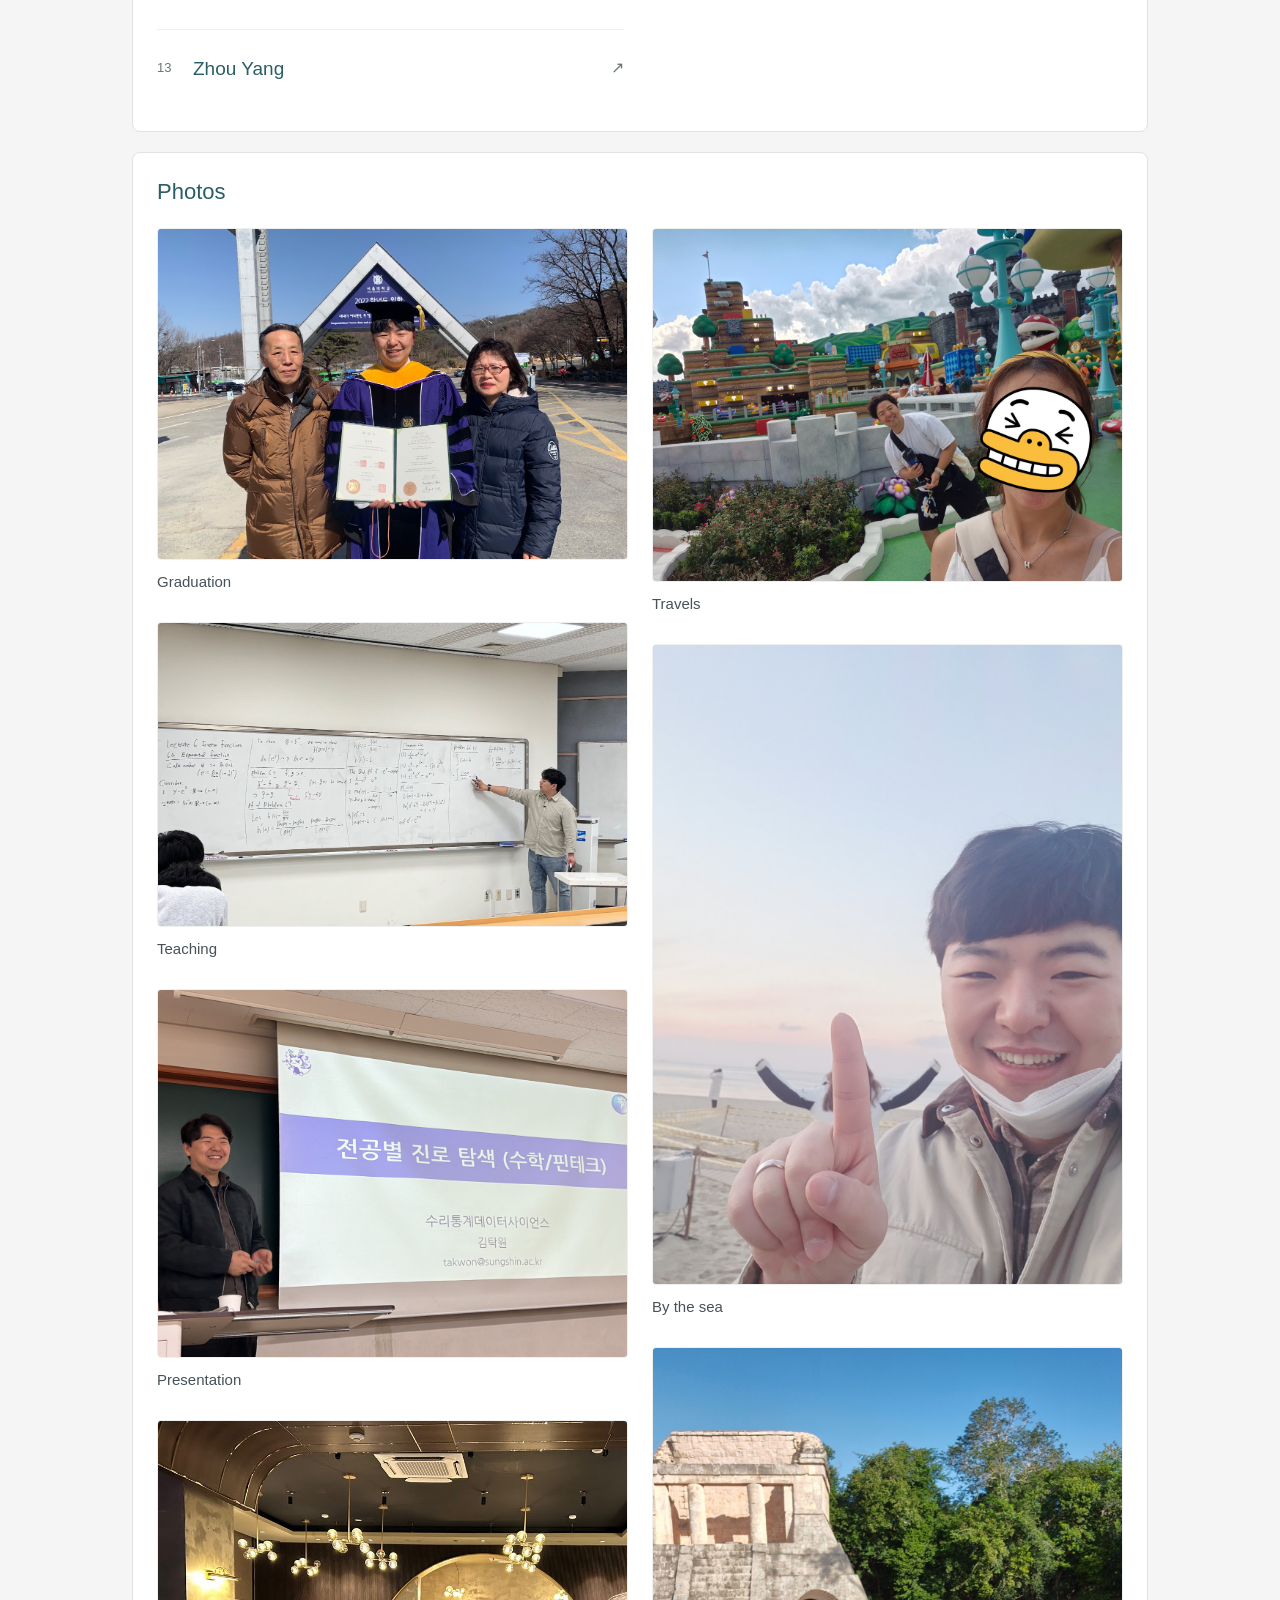
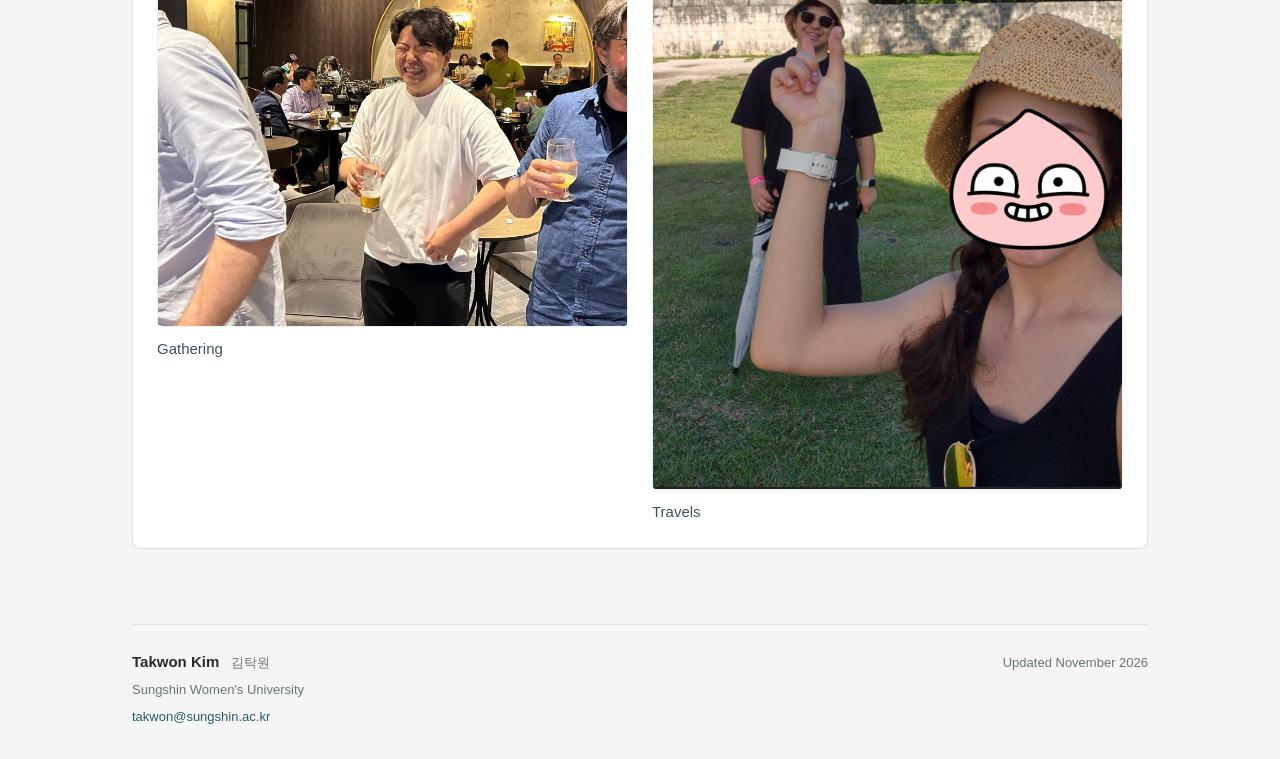
<file: links.html>
<!doctype html>
<html lang="en"><head><meta charset="utf-8"><meta name="viewport" content="width=device-width, initial-scale=1">
<title>Links — Takwon Kim</title><link rel="canonical" href="info.html">
<meta http-equiv="refresh" content="0; url=info.html?v=9f0bb3ac7eb0#links">
<script>location.replace("info.html?v=9f0bb3ac7eb0" + (location.hash || "#links"));</script>
</head><body><p><a href="info.html?v=9f0bb3ac7eb0#links">Links has moved. Continue to its new location.</a></p></body></html>
</file>
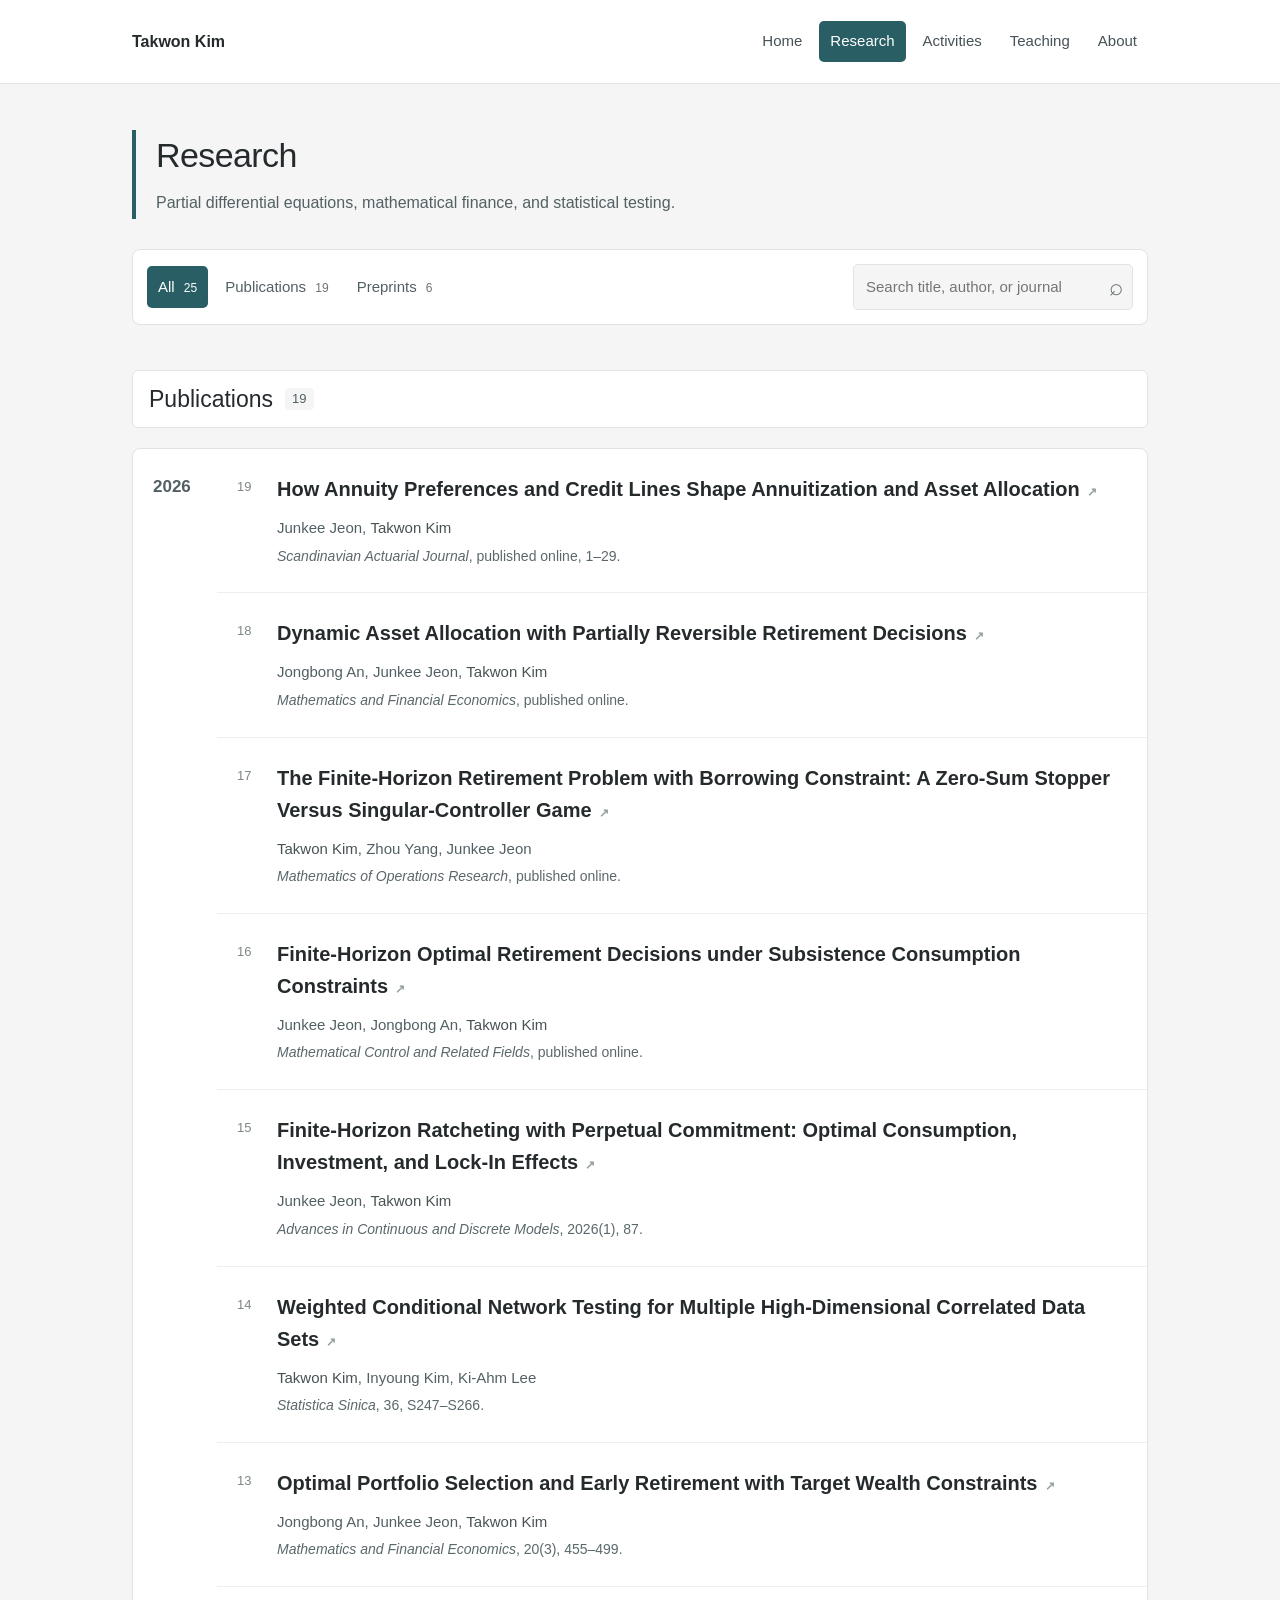
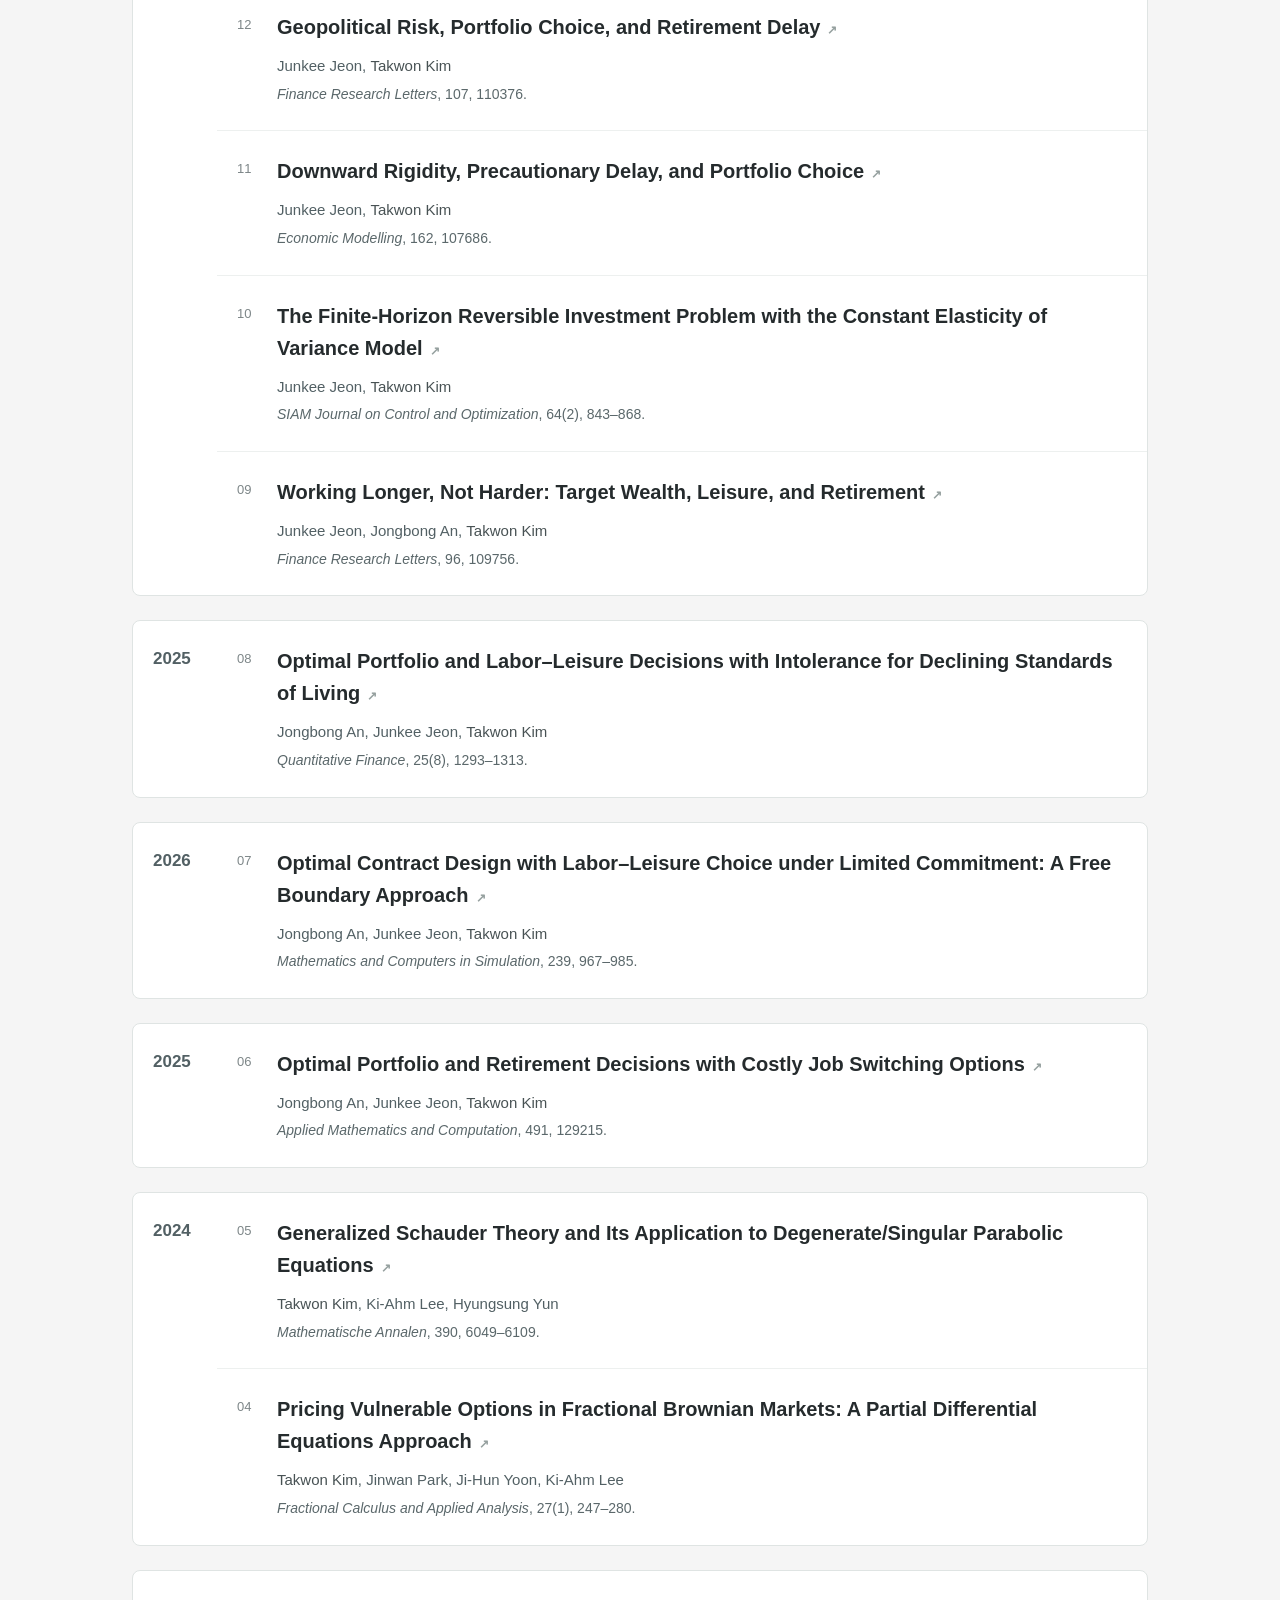
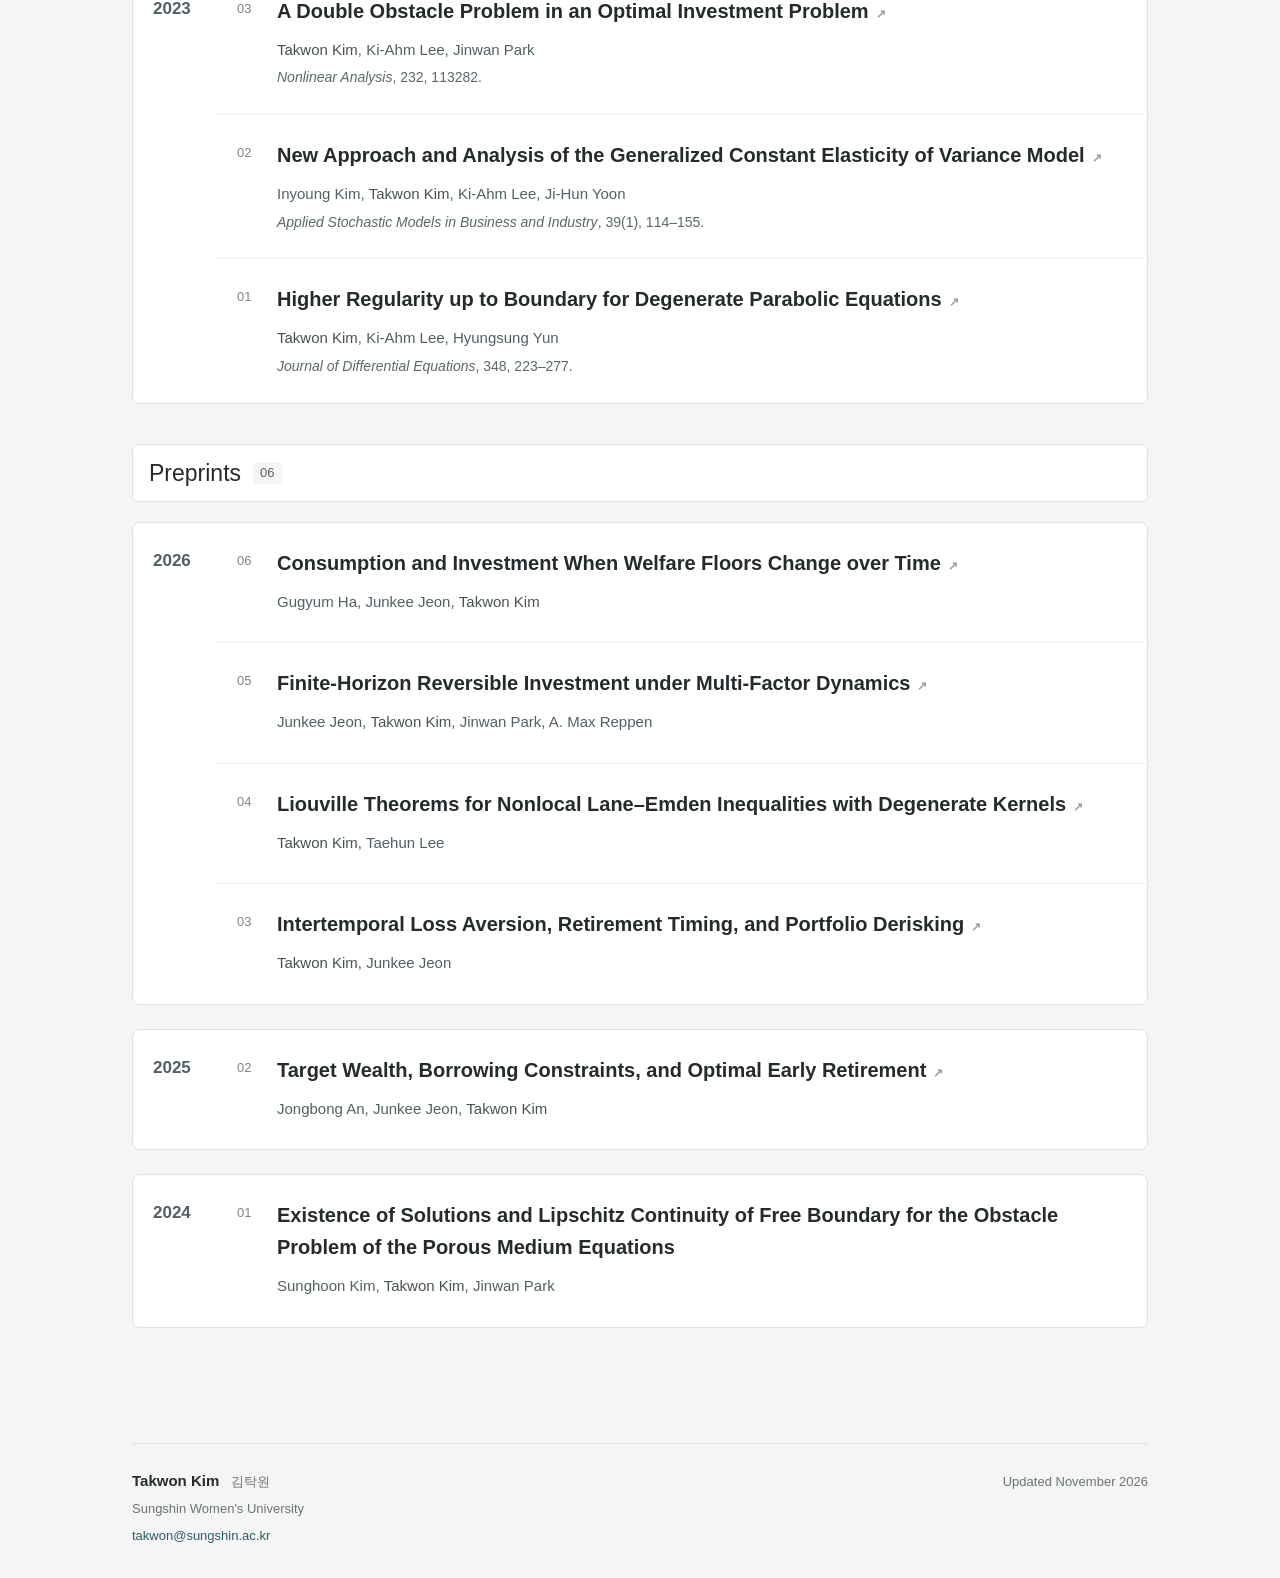
<file: research.html>
<!doctype html>
<html lang="en"><head><meta charset="utf-8"><meta name="viewport" content="width=device-width, initial-scale=1">
<title>Research — Takwon Kim</title><meta name="description" content="My research focuses on nonlinear partial differential equations and mathematical finance, with particular interests in regularity theory, free boundary problems, and stochastic control.">
<meta name="color-scheme" content="light"><link rel="icon" href="assets/favicon.svg" type="image/svg+xml">
<link rel="stylesheet" href="assets/style.css?v=9f0bb3ac7eb0"><script src="assets/site.js" defer></script>
<script data-goatcounter="https://takwonkim.goatcounter.com/count" data-goatcounter-settings='{"path": "/research.html"}' async src="https://gc.zgo.at/count.js"></script></head>
<body data-page="research"><a class="skip-link" href="#main">Skip to content</a>
<header class="site-header"><div class="header-inner"><a class="brand" href="index.html?v=9f0bb3ac7eb0">Takwon Kim</a>
<button class="menu-toggle" aria-expanded="false" aria-controls="site-nav">Menu <span aria-hidden="true">☰</span></button>
<nav id="site-nav" aria-label="Main navigation"><a href="index.html?v=9f0bb3ac7eb0">Home</a><a href="research.html?v=9f0bb3ac7eb0" aria-current="page">Research</a><a href="events.html?v=9f0bb3ac7eb0">Activities</a><a href="teaching.html?v=9f0bb3ac7eb0">Teaching</a><a href="info.html?v=9f0bb3ac7eb0">About</a></nav></div></header>
<main id="main" class="page"><div class="page-heading"><h1>Research</h1><p class="lead">Partial differential equations, mathematical finance, and statistical testing.</p></div><div class="research-tools"><div class="filters" role="group" aria-label="Paper category"><button data-filter="all" aria-pressed="true">All <span>25</span></button><button data-filter="publications" aria-pressed="false">Publications <span>19</span></button><button data-filter="preprints" aria-pressed="false">Preprints <span>6</span></button></div><label class="search"><span class="sr-only">Search papers</span><input type="search" id="paper-search" placeholder="Search title, author, or journal" autocomplete="off"><span aria-hidden="true">⌕</span></label></div><p id="search-count" class="search-count" aria-live="polite"></p><section class="research-section" data-section="publications"><h2>Publications<span class="count">19</span></h2><div class="paper-year"><h3 class="year-label">2026</h3><div><article class="paper"><span class="paper-number">19</span><div><h3><a class="paper-title" href="https://doi.org/10.1080/03461238.2026.2749407" target="_blank" rel="noopener">How Annuity Preferences and Credit Lines Shape Annuitization and Asset Allocation<span aria-hidden="true">↗</span></a></h3><p class="paper-authors"><a class="" href="https://sites.google.com/site/junkeejeon/home" target="_blank" rel="noopener">Junkee Jeon</a>, <strong>Takwon Kim</strong></p><p class="paper-journal"><em>Scandinavian Actuarial Journal</em>, published online, 1–29.</p></div></article><article class="paper"><span class="paper-number">18</span><div><h3><a class="paper-title" href="https://doi.org/10.1007/s11579-026-00427-4" target="_blank" rel="noopener">Dynamic Asset Allocation with Partially Reversible Retirement Decisions<span aria-hidden="true">↗</span></a></h3><p class="paper-authors"><a class="" href="https://sites.google.com/view/jongbongan/" target="_blank" rel="noopener">Jongbong An</a>, <a class="" href="https://sites.google.com/site/junkeejeon/home" target="_blank" rel="noopener">Junkee Jeon</a>, <strong>Takwon Kim</strong></p><p class="paper-journal"><em>Mathematics and Financial Economics</em>, published online.</p></div></article><article class="paper"><span class="paper-number">17</span><div><h3><a class="paper-title" href="https://doi.org/10.1287/moor.2025.0873" target="_blank" rel="noopener">The Finite-Horizon Retirement Problem with Borrowing Constraint: A Zero-Sum Stopper Versus Singular-Controller Game<span aria-hidden="true">↗</span></a></h3><p class="paper-authors"><strong>Takwon Kim</strong>, <a class="" href="https://user.scnu.edu.cn/profile/index/user.html?site=maths&amp;uid=9761" target="_blank" rel="noopener">Zhou Yang</a>, <a class="" href="https://sites.google.com/site/junkeejeon/home" target="_blank" rel="noopener">Junkee Jeon</a></p><p class="paper-journal"><em>Mathematics of Operations Research</em>, published online.</p></div></article><article class="paper"><span class="paper-number">16</span><div><h3><a class="paper-title" href="https://doi.org/10.3934/mcrf.2026022" target="_blank" rel="noopener">Finite-Horizon Optimal Retirement Decisions under Subsistence Consumption Constraints<span aria-hidden="true">↗</span></a></h3><p class="paper-authors"><a class="" href="https://sites.google.com/site/junkeejeon/home" target="_blank" rel="noopener">Junkee Jeon</a>, <a class="" href="https://sites.google.com/view/jongbongan/" target="_blank" rel="noopener">Jongbong An</a>, <strong>Takwon Kim</strong></p><p class="paper-journal"><em>Mathematical Control and Related Fields</em>, published online.</p></div></article><article class="paper"><span class="paper-number">15</span><div><h3><a class="paper-title" href="https://doi.org/10.1186/s13662-026-04127-7" target="_blank" rel="noopener">Finite-Horizon Ratcheting with Perpetual Commitment: Optimal Consumption, Investment, and Lock-In Effects<span aria-hidden="true">↗</span></a></h3><p class="paper-authors"><a class="" href="https://sites.google.com/site/junkeejeon/home" target="_blank" rel="noopener">Junkee Jeon</a>, <strong>Takwon Kim</strong></p><p class="paper-journal"><em>Advances in Continuous and Discrete Models</em>, 2026(1), 87.</p></div></article><article class="paper"><span class="paper-number">14</span><div><h3><a class="paper-title" href="https://doi.org/10.5705/ss.202024.0330" target="_blank" rel="noopener">Weighted Conditional Network Testing for Multiple High-Dimensional Correlated Data Sets<span aria-hidden="true">↗</span></a></h3><p class="paper-authors"><strong>Takwon Kim</strong>, <a class="" href="https://sites.google.com/vt.edu/inyoungk/home" target="_blank" rel="noopener">Inyoung Kim</a>, <a class="" href="https://www.math.snu.ac.kr/~kiahm/" target="_blank" rel="noopener">Ki-Ahm Lee</a></p><p class="paper-journal"><em>Statistica Sinica</em>, 36, S247–S266.</p></div></article><article class="paper"><span class="paper-number">13</span><div><h3><a class="paper-title" href="https://doi.org/10.1007/s11579-026-00420-x" target="_blank" rel="noopener">Optimal Portfolio Selection and Early Retirement with Target Wealth Constraints<span aria-hidden="true">↗</span></a></h3><p class="paper-authors"><a class="" href="https://sites.google.com/view/jongbongan/" target="_blank" rel="noopener">Jongbong An</a>, <a class="" href="https://sites.google.com/site/junkeejeon/home" target="_blank" rel="noopener">Junkee Jeon</a>, <strong>Takwon Kim</strong></p><p class="paper-journal"><em>Mathematics and Financial Economics</em>, 20(3), 455–499.</p></div></article><article class="paper"><span class="paper-number">12</span><div><h3><a class="paper-title" href="https://doi.org/10.1016/j.frl.2026.110376" target="_blank" rel="noopener">Geopolitical Risk, Portfolio Choice, and Retirement Delay<span aria-hidden="true">↗</span></a></h3><p class="paper-authors"><a class="" href="https://sites.google.com/site/junkeejeon/home" target="_blank" rel="noopener">Junkee Jeon</a>, <strong>Takwon Kim</strong></p><p class="paper-journal"><em>Finance Research Letters</em>, 107, 110376.</p></div></article><article class="paper"><span class="paper-number">11</span><div><h3><a class="paper-title" href="https://doi.org/10.1016/j.econmod.2026.107686" target="_blank" rel="noopener">Downward Rigidity, Precautionary Delay, and Portfolio Choice<span aria-hidden="true">↗</span></a></h3><p class="paper-authors"><a class="" href="https://sites.google.com/site/junkeejeon/home" target="_blank" rel="noopener">Junkee Jeon</a>, <strong>Takwon Kim</strong></p><p class="paper-journal"><em>Economic Modelling</em>, 162, 107686.</p></div></article><article class="paper"><span class="paper-number">10</span><div><h3><a class="paper-title" href="https://doi.org/10.1137/24M1628177" target="_blank" rel="noopener">The Finite-Horizon Reversible Investment Problem with the Constant Elasticity of Variance Model<span aria-hidden="true">↗</span></a></h3><p class="paper-authors"><a class="" href="https://sites.google.com/site/junkeejeon/home" target="_blank" rel="noopener">Junkee Jeon</a>, <strong>Takwon Kim</strong></p><p class="paper-journal"><em>SIAM Journal on Control and Optimization</em>, 64(2), 843–868.</p></div></article><article class="paper"><span class="paper-number">09</span><div><h3><a class="paper-title" href="https://doi.org/10.1016/j.frl.2026.109756" target="_blank" rel="noopener">Working Longer, Not Harder: Target Wealth, Leisure, and Retirement<span aria-hidden="true">↗</span></a></h3><p class="paper-authors"><a class="" href="https://sites.google.com/site/junkeejeon/home" target="_blank" rel="noopener">Junkee Jeon</a>, <a class="" href="https://sites.google.com/view/jongbongan/" target="_blank" rel="noopener">Jongbong An</a>, <strong>Takwon Kim</strong></p><p class="paper-journal"><em>Finance Research Letters</em>, 96, 109756.</p></div></article></div></div><div class="paper-year"><h3 class="year-label">2025</h3><div><article class="paper"><span class="paper-number">08</span><div><h3><a class="paper-title" href="https://doi.org/10.1080/14697688.2025.2534601" target="_blank" rel="noopener">Optimal Portfolio and Labor–Leisure Decisions with Intolerance for Declining Standards of Living<span aria-hidden="true">↗</span></a></h3><p class="paper-authors"><a class="" href="https://sites.google.com/view/jongbongan/" target="_blank" rel="noopener">Jongbong An</a>, <a class="" href="https://sites.google.com/site/junkeejeon/home" target="_blank" rel="noopener">Junkee Jeon</a>, <strong>Takwon Kim</strong></p><p class="paper-journal"><em>Quantitative Finance</em>, 25(8), 1293–1313.</p></div></article></div></div><div class="paper-year"><h3 class="year-label">2026</h3><div><article class="paper"><span class="paper-number">07</span><div><h3><a class="paper-title" href="https://doi.org/10.1016/j.matcom.2025.07.056" target="_blank" rel="noopener">Optimal Contract Design with Labor–Leisure Choice under Limited Commitment: A Free Boundary Approach<span aria-hidden="true">↗</span></a></h3><p class="paper-authors"><a class="" href="https://sites.google.com/view/jongbongan/" target="_blank" rel="noopener">Jongbong An</a>, <a class="" href="https://sites.google.com/site/junkeejeon/home" target="_blank" rel="noopener">Junkee Jeon</a>, <strong>Takwon Kim</strong></p><p class="paper-journal"><em>Mathematics and Computers in Simulation</em>, 239, 967–985.</p></div></article></div></div><div class="paper-year"><h3 class="year-label">2025</h3><div><article class="paper"><span class="paper-number">06</span><div><h3><a class="paper-title" href="https://doi.org/10.1016/j.amc.2024.129215" target="_blank" rel="noopener">Optimal Portfolio and Retirement Decisions with Costly Job Switching Options<span aria-hidden="true">↗</span></a></h3><p class="paper-authors"><a class="" href="https://sites.google.com/view/jongbongan/" target="_blank" rel="noopener">Jongbong An</a>, <a class="" href="https://sites.google.com/site/junkeejeon/home" target="_blank" rel="noopener">Junkee Jeon</a>, <strong>Takwon Kim</strong></p><p class="paper-journal"><em>Applied Mathematics and Computation</em>, 491, 129215.</p></div></article></div></div><div class="paper-year"><h3 class="year-label">2024</h3><div><article class="paper"><span class="paper-number">05</span><div><h3><a class="paper-title" href="https://doi.org/10.1007/s00208-024-02898-6" target="_blank" rel="noopener">Generalized Schauder Theory and Its Application to Degenerate/Singular Parabolic Equations<span aria-hidden="true">↗</span></a></h3><p class="paper-authors"><strong>Takwon Kim</strong>, <a class="" href="https://www.math.snu.ac.kr/~kiahm/" target="_blank" rel="noopener">Ki-Ahm Lee</a>, <a class="" href="https://sites.google.com/view/hyungsungyun" target="_blank" rel="noopener">Hyungsung Yun</a></p><p class="paper-journal"><em>Mathematische Annalen</em>, 390, 6049–6109.</p></div></article><article class="paper"><span class="paper-number">04</span><div><h3><a class="paper-title" href="https://doi.org/10.1007/s13540-023-00233-5" target="_blank" rel="noopener">Pricing Vulnerable Options in Fractional Brownian Markets: A Partial Differential Equations Approach<span aria-hidden="true">↗</span></a></h3><p class="paper-authors"><strong>Takwon Kim</strong>, <a class="" href="https://sites.google.com/view/jinwanpark" target="_blank" rel="noopener">Jinwan Park</a>, <a class="" href="https://sites.google.com/view/finanmathjhy2015/" target="_blank" rel="noopener">Ji-Hun Yoon</a>, <a class="" href="https://www.math.snu.ac.kr/~kiahm/" target="_blank" rel="noopener">Ki-Ahm Lee</a></p><p class="paper-journal"><em>Fractional Calculus and Applied Analysis</em>, 27(1), 247–280.</p></div></article></div></div><div class="paper-year"><h3 class="year-label">2023</h3><div><article class="paper"><span class="paper-number">03</span><div><h3><a class="paper-title" href="https://doi.org/10.1016/j.na.2023.113282" target="_blank" rel="noopener">A Double Obstacle Problem in an Optimal Investment Problem<span aria-hidden="true">↗</span></a></h3><p class="paper-authors"><strong>Takwon Kim</strong>, <a class="" href="https://www.math.snu.ac.kr/~kiahm/" target="_blank" rel="noopener">Ki-Ahm Lee</a>, <a class="" href="https://sites.google.com/view/jinwanpark" target="_blank" rel="noopener">Jinwan Park</a></p><p class="paper-journal"><em>Nonlinear Analysis</em>, 232, 113282.</p></div></article><article class="paper"><span class="paper-number">02</span><div><h3><a class="paper-title" href="https://doi.org/10.1002/asmb.2730" target="_blank" rel="noopener">New Approach and Analysis of the Generalized Constant Elasticity of Variance Model<span aria-hidden="true">↗</span></a></h3><p class="paper-authors"><a class="" href="https://sites.google.com/vt.edu/inyoungk/home" target="_blank" rel="noopener">Inyoung Kim</a>, <strong>Takwon Kim</strong>, <a class="" href="https://www.math.snu.ac.kr/~kiahm/" target="_blank" rel="noopener">Ki-Ahm Lee</a>, <a class="" href="https://sites.google.com/view/finanmathjhy2015/" target="_blank" rel="noopener">Ji-Hun Yoon</a></p><p class="paper-journal"><em>Applied Stochastic Models in Business and Industry</em>, 39(1), 114–155.</p></div></article><article class="paper"><span class="paper-number">01</span><div><h3><a class="paper-title" href="https://doi.org/10.1016/j.jde.2022.11.049" target="_blank" rel="noopener">Higher Regularity up to Boundary for Degenerate Parabolic Equations<span aria-hidden="true">↗</span></a></h3><p class="paper-authors"><strong>Takwon Kim</strong>, <a class="" href="https://www.math.snu.ac.kr/~kiahm/" target="_blank" rel="noopener">Ki-Ahm Lee</a>, <a class="" href="https://sites.google.com/view/hyungsungyun" target="_blank" rel="noopener">Hyungsung Yun</a></p><p class="paper-journal"><em>Journal of Differential Equations</em>, 348, 223–277.</p></div></article></div></div></section><section class="research-section" data-section="preprints"><h2>Preprints<span class="count">06</span></h2><div class="paper-year"><h3 class="year-label">2026</h3><div><article class="paper"><span class="paper-number">06</span><div><h3><a class="paper-title" href="https://arxiv.org/pdf/2610.09263" target="_blank" rel="noopener">Consumption and Investment When Welfare Floors Change over Time<span aria-hidden="true">↗</span></a></h3><p class="paper-authors"><a class="" href="https://sites.google.com/view/gugyum-ha/home" target="_blank" rel="noopener">Gugyum Ha</a>, <a class="" href="https://sites.google.com/site/junkeejeon/home" target="_blank" rel="noopener">Junkee Jeon</a>, <strong>Takwon Kim</strong></p></div></article><article class="paper"><span class="paper-number">05</span><div><h3><a class="paper-title" href="https://arxiv.org/abs/2609.36405" target="_blank" rel="noopener">Finite-Horizon Reversible Investment under Multi-Factor Dynamics<span aria-hidden="true">↗</span></a></h3><p class="paper-authors"><a class="" href="https://sites.google.com/site/junkeejeon/home" target="_blank" rel="noopener">Junkee Jeon</a>, <strong>Takwon Kim</strong>, <a class="" href="https://sites.google.com/view/jinwanpark" target="_blank" rel="noopener">Jinwan Park</a>, <a class="" href="https://max.reppen.ch/" target="_blank" rel="noopener">A. Max Reppen</a></p></div></article><article class="paper"><span class="paper-number">04</span><div><h3><a class="paper-title" href="https://arxiv.org/abs/2602.13822" target="_blank" rel="noopener">Liouville Theorems for Nonlocal Lane–Emden Inequalities with Degenerate Kernels<span aria-hidden="true">↗</span></a></h3><p class="paper-authors"><strong>Takwon Kim</strong>, <a class="" href="https://taehun-math.github.io/" target="_blank" rel="noopener">Taehun Lee</a></p></div></article><article class="paper"><span class="paper-number">03</span><div><h3><a class="paper-title" href="https://papers.ssrn.com/sol3/papers.cfm?abstract_id=6199978" target="_blank" rel="noopener">Intertemporal Loss Aversion, Retirement Timing, and Portfolio Derisking<span aria-hidden="true">↗</span></a></h3><p class="paper-authors"><strong>Takwon Kim</strong>, <a class="" href="https://sites.google.com/site/junkeejeon/home" target="_blank" rel="noopener">Junkee Jeon</a></p></div></article></div></div><div class="paper-year"><h3 class="year-label">2025</h3><div><article class="paper"><span class="paper-number">02</span><div><h3><a class="paper-title" href="https://papers.ssrn.com/sol3/papers.cfm?abstract_id=5956194" target="_blank" rel="noopener">Target Wealth, Borrowing Constraints, and Optimal Early Retirement<span aria-hidden="true">↗</span></a></h3><p class="paper-authors"><a class="" href="https://sites.google.com/view/jongbongan/" target="_blank" rel="noopener">Jongbong An</a>, <a class="" href="https://sites.google.com/site/junkeejeon/home" target="_blank" rel="noopener">Junkee Jeon</a>, <strong>Takwon Kim</strong></p></div></article></div></div><div class="paper-year"><h3 class="year-label">2024</h3><div><article class="paper"><span class="paper-number">01</span><div><h3><span class="paper-title">Existence of Solutions and Lipschitz Continuity of Free Boundary for the Obstacle Problem of the Porous Medium Equations</span></h3><p class="paper-authors"><a class="" href="https://sites.google.com/view/mathematicskim/" target="_blank" rel="noopener">Sunghoon Kim</a>, <strong>Takwon Kim</strong>, <a class="" href="https://sites.google.com/view/jinwanpark" target="_blank" rel="noopener">Jinwan Park</a></p></div></article></div></div></section><p class="empty-results" hidden>No papers match your search. Try a different title, author, or journal.</p></main>
<footer class="site-footer"><div class="footer-profile"><a class="footer-name" href="index.html?v=9f0bb3ac7eb0">Takwon Kim <span lang="ko">김탁원</span></a><span>Sungshin Women&#x27;s University</span><a class="footer-email" href="mailto:takwon@sungshin.ac.kr">takwon@sungshin.ac.kr</a></div><span class="footer-updated">Updated November 2026</span></footer>
</body></html>
</file>
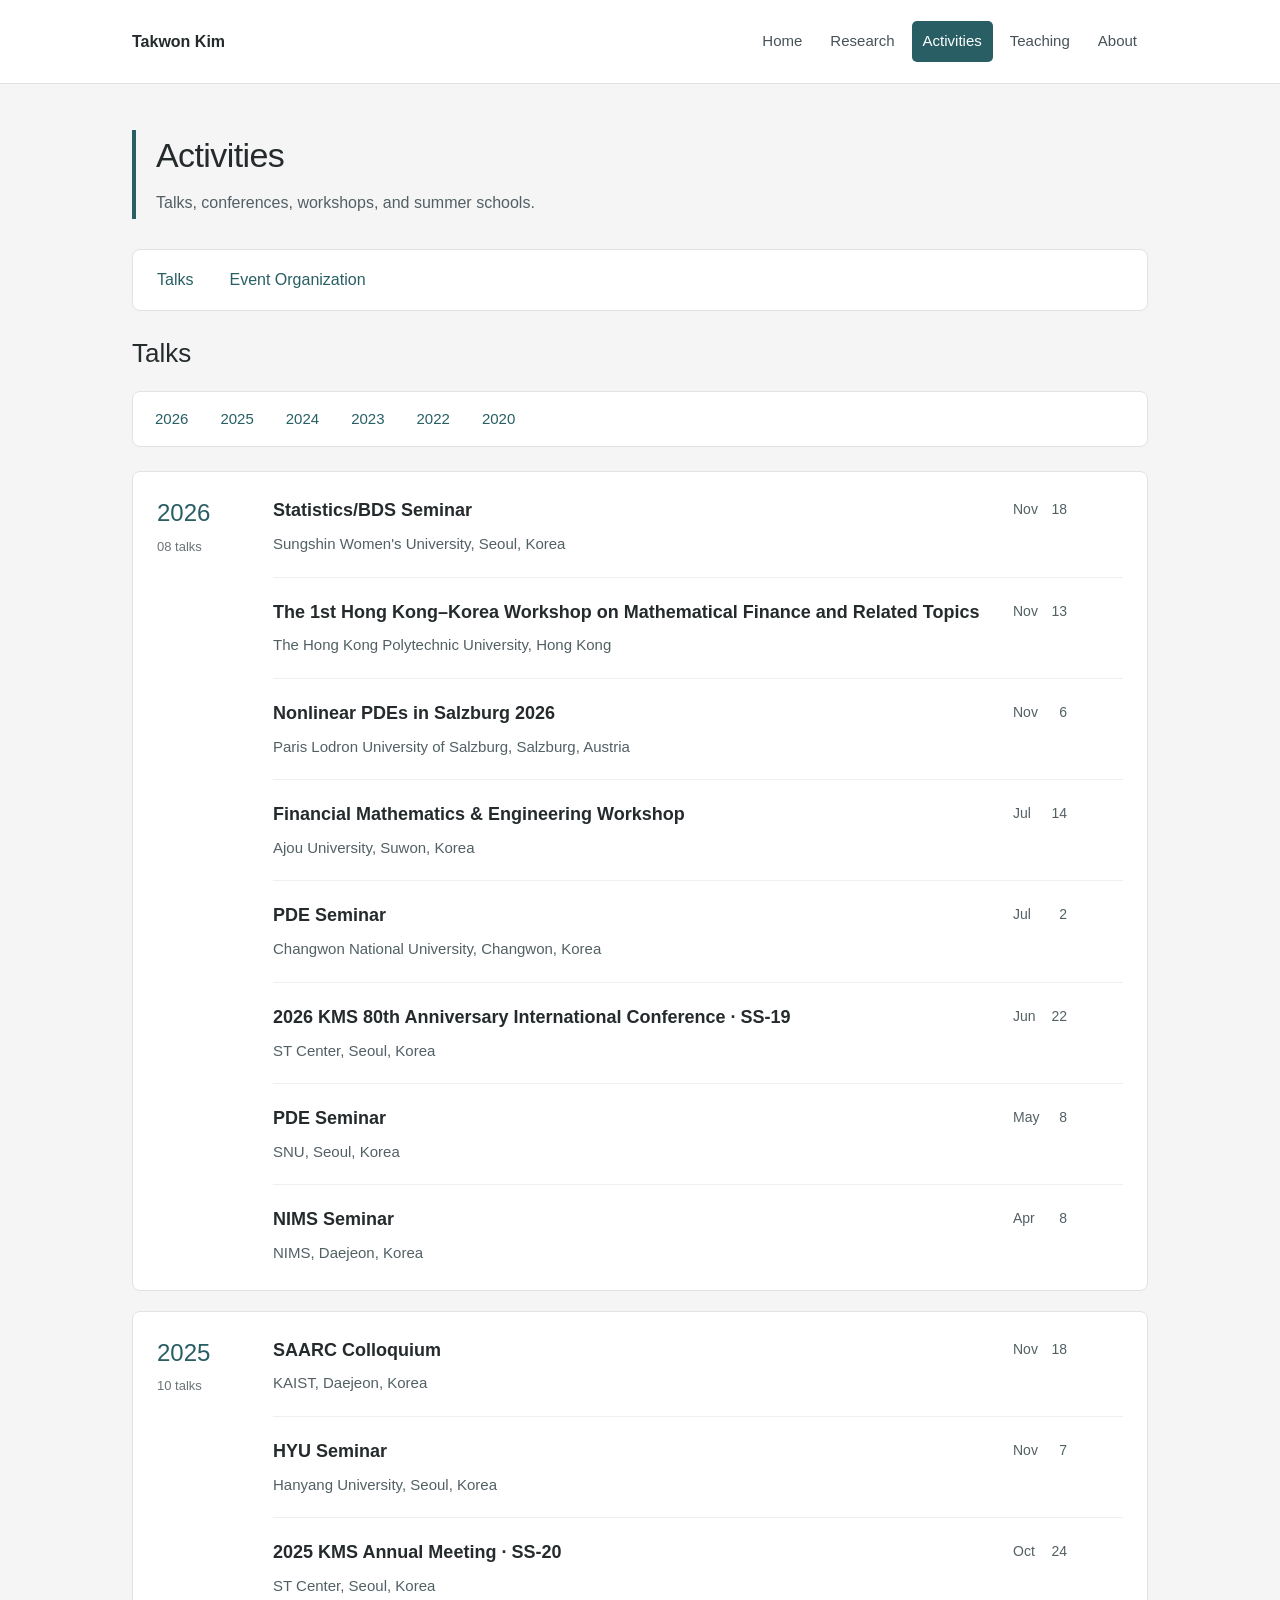
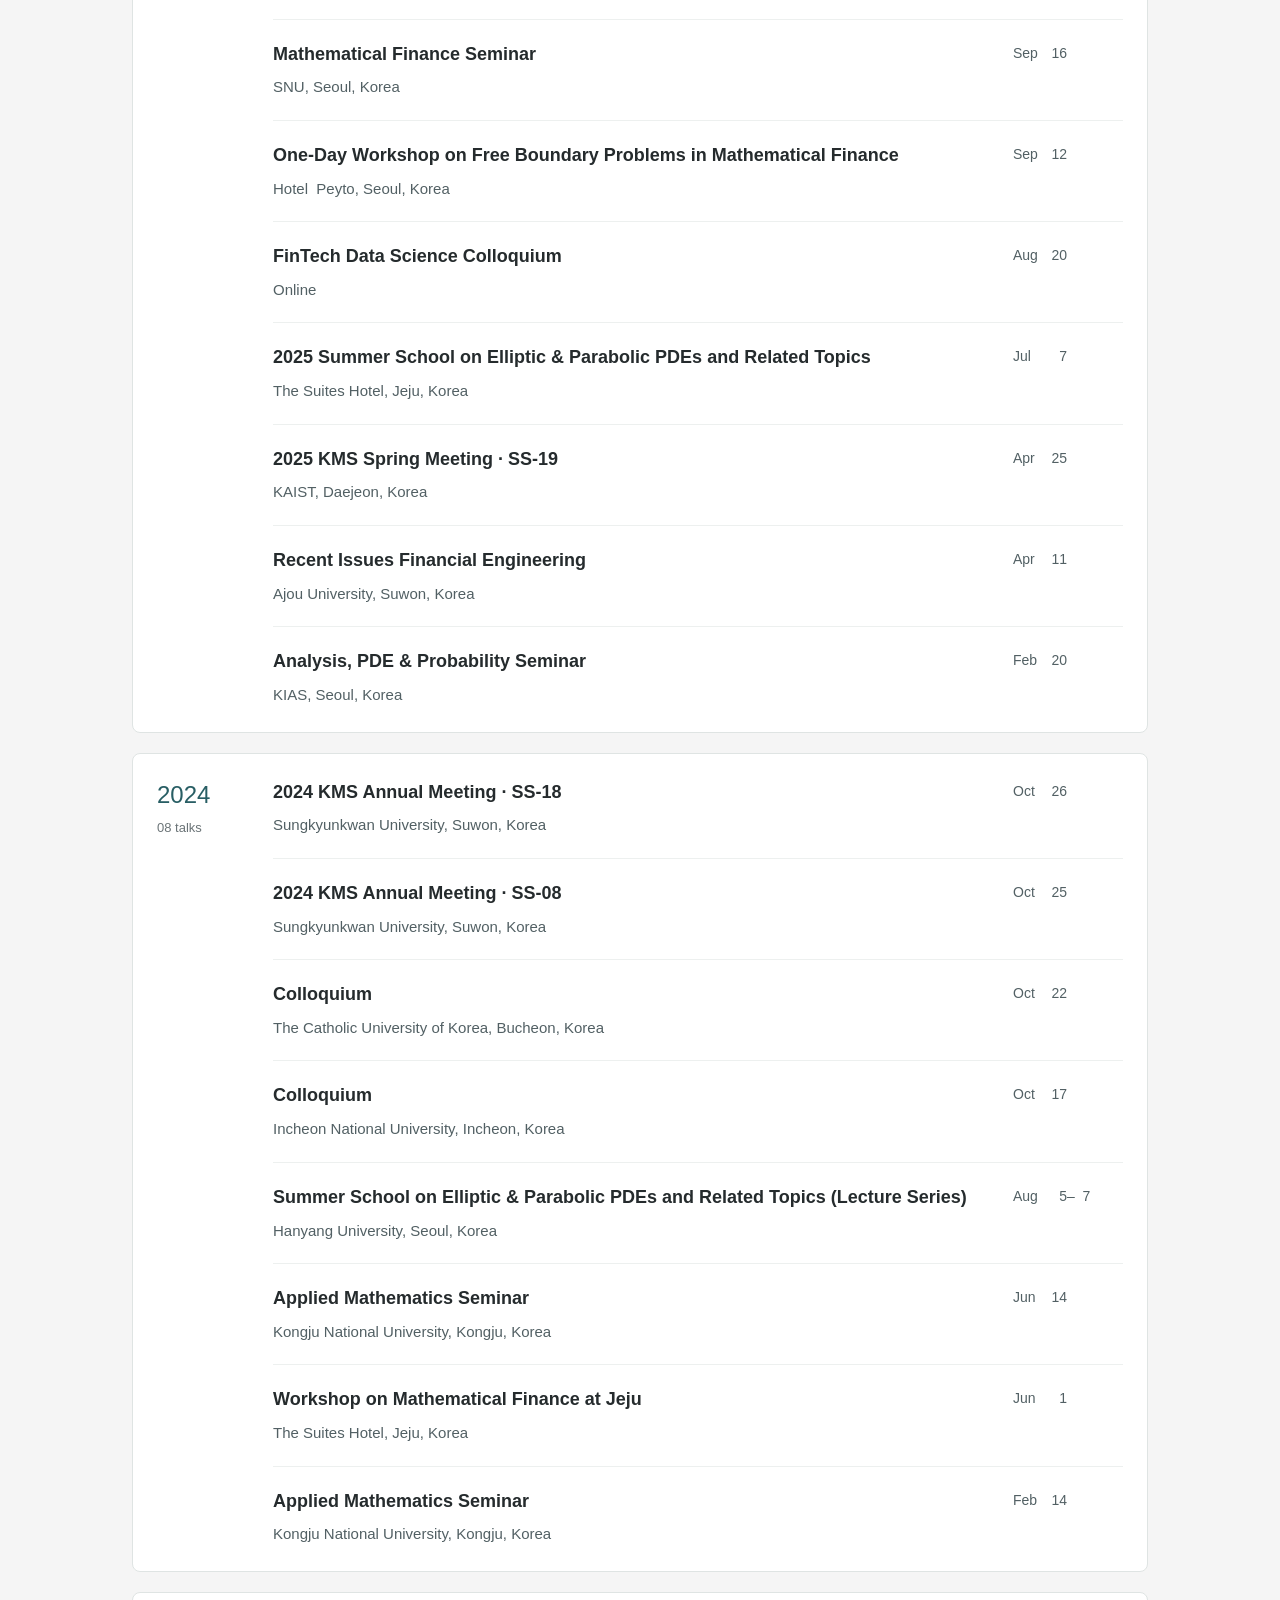
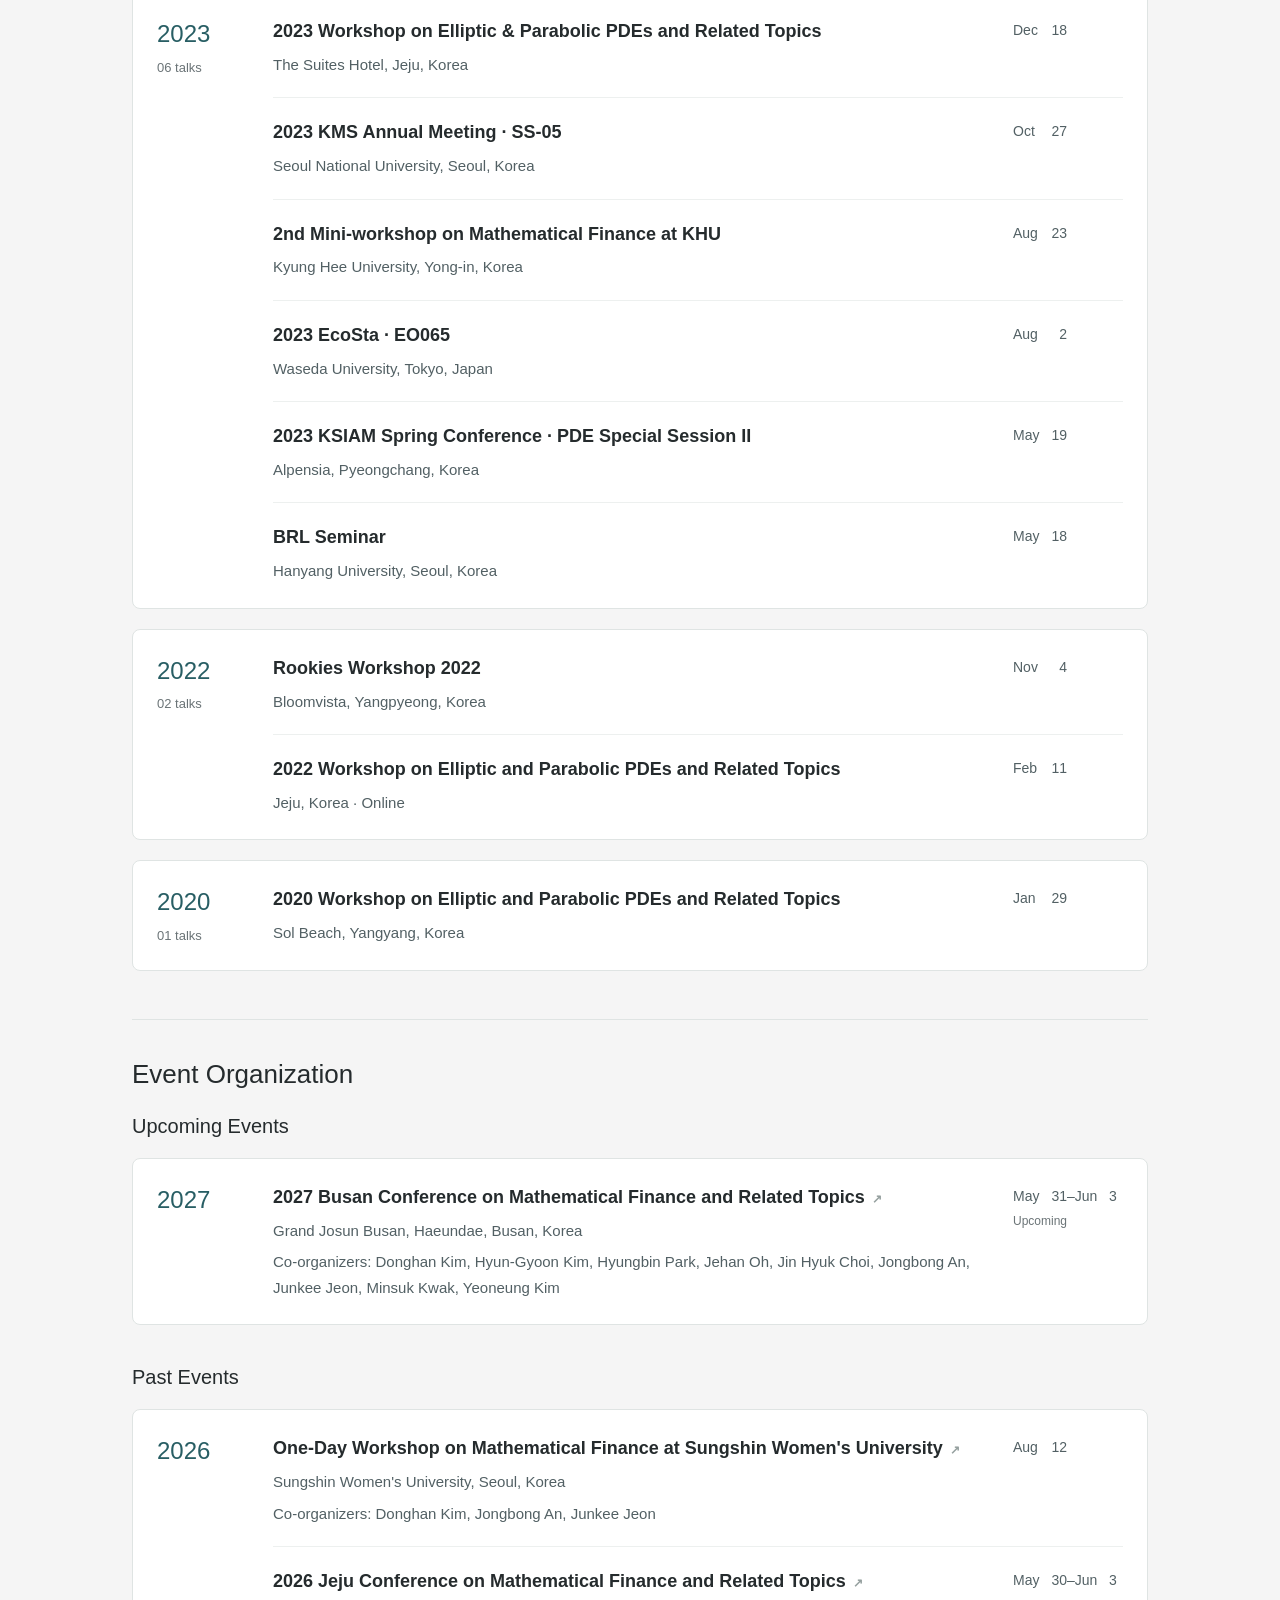
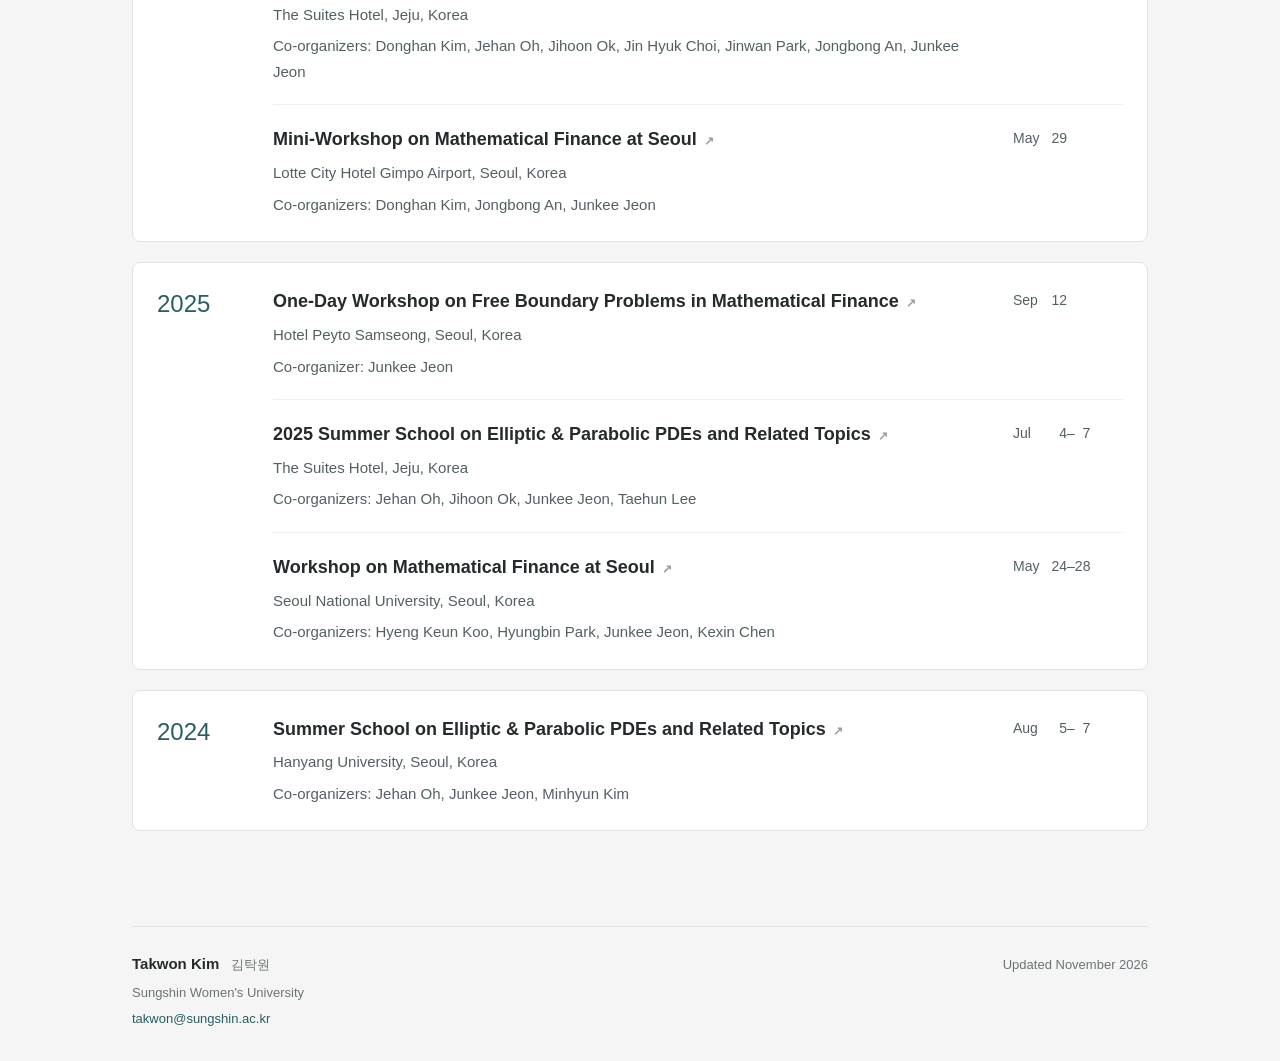
<file: talks.html>
<!doctype html>
<html lang="en"><head><meta charset="utf-8"><meta name="viewport" content="width=device-width, initial-scale=1">
<title>Talks — Takwon Kim</title><link rel="canonical" href="events.html">
<meta http-equiv="refresh" content="0; url=events.html?v=9f0bb3ac7eb0#talks">
<script>location.replace("events.html?v=9f0bb3ac7eb0" + (location.hash || "#talks"));</script>
</head><body><p><a href="events.html?v=9f0bb3ac7eb0#talks">Talks has moved. Continue to its new location.</a></p></body></html>
</file>
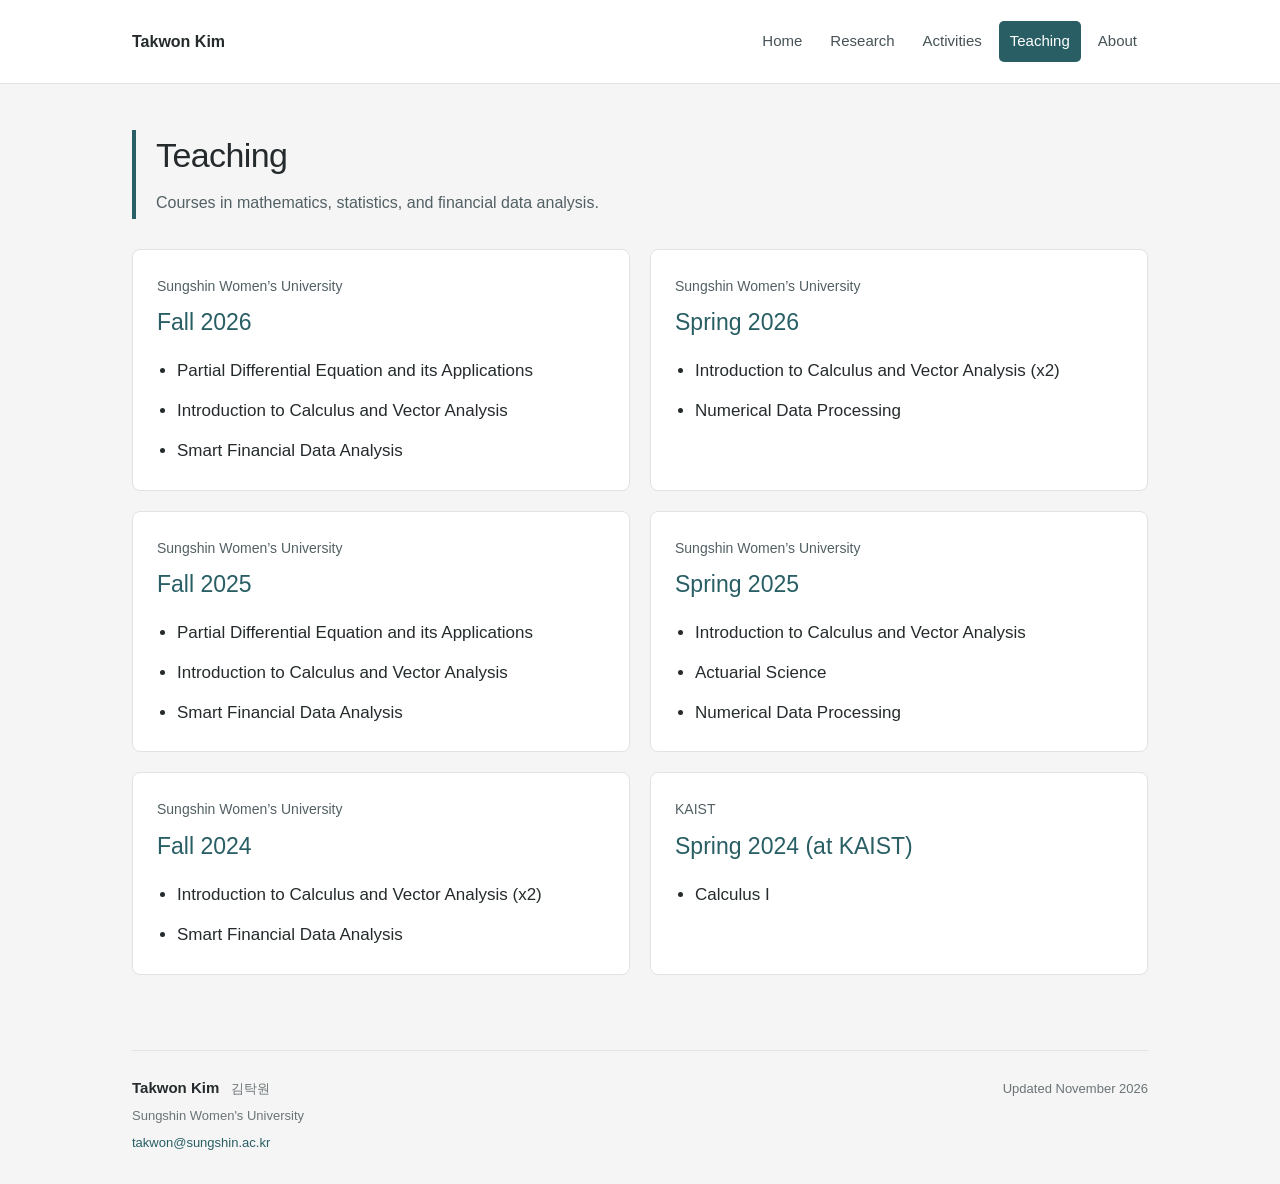
<file: teaching.html>
<!doctype html>
<html lang="en"><head><meta charset="utf-8"><meta name="viewport" content="width=device-width, initial-scale=1">
<title>Teaching — Takwon Kim</title><meta name="description" content="My research focuses on nonlinear partial differential equations and mathematical finance, with particular interests in regularity theory, free boundary problems, and stochastic control.">
<meta name="color-scheme" content="light"><link rel="icon" href="assets/favicon.svg" type="image/svg+xml">
<link rel="stylesheet" href="assets/style.css?v=9f0bb3ac7eb0"><script src="assets/site.js" defer></script>
<script data-goatcounter="https://takwonkim.goatcounter.com/count" data-goatcounter-settings='{"path": "/teaching.html"}' async src="https://gc.zgo.at/count.js"></script></head>
<body data-page="teaching"><a class="skip-link" href="#main">Skip to content</a>
<header class="site-header"><div class="header-inner"><a class="brand" href="index.html?v=9f0bb3ac7eb0">Takwon Kim</a>
<button class="menu-toggle" aria-expanded="false" aria-controls="site-nav">Menu <span aria-hidden="true">☰</span></button>
<nav id="site-nav" aria-label="Main navigation"><a href="index.html?v=9f0bb3ac7eb0">Home</a><a href="research.html?v=9f0bb3ac7eb0">Research</a><a href="events.html?v=9f0bb3ac7eb0">Activities</a><a href="teaching.html?v=9f0bb3ac7eb0" aria-current="page">Teaching</a><a href="info.html?v=9f0bb3ac7eb0">About</a></nav></div></header>
<main id="main" class="page"><div class="page-heading"><h1>Teaching</h1><p class="lead">Courses in mathematics, statistics, and financial data analysis.</p></div><div class="teaching-grid"><section class="teaching-term"><p class="eyebrow">Sungshin Women’s University</p><h2>Fall 2026</h2><ul><li>Partial Differential Equation and its Applications</li><li>Introduction to Calculus and Vector Analysis</li><li>Smart Financial Data Analysis</li></ul></section><section class="teaching-term"><p class="eyebrow">Sungshin Women’s University</p><h2>Spring 2026</h2><ul><li>Introduction to Calculus and Vector Analysis (x2)</li><li>Numerical Data Processing</li></ul></section><section class="teaching-term"><p class="eyebrow">Sungshin Women’s University</p><h2>Fall 2025</h2><ul><li>Partial Differential Equation and its Applications</li><li>Introduction to Calculus and Vector Analysis</li><li>Smart Financial Data Analysis</li></ul></section><section class="teaching-term"><p class="eyebrow">Sungshin Women’s University</p><h2>Spring 2025</h2><ul><li>Introduction to Calculus and Vector Analysis</li><li>Actuarial Science</li><li>Numerical Data Processing</li></ul></section><section class="teaching-term"><p class="eyebrow">Sungshin Women’s University</p><h2>Fall 2024</h2><ul><li>Introduction to Calculus and Vector Analysis (x2)</li><li>Smart Financial Data Analysis</li></ul></section><section class="teaching-term"><p class="eyebrow">KAIST</p><h2>Spring 2024 (at KAIST)</h2><ul><li>Calculus I</li></ul></section></div></main>
<footer class="site-footer"><div class="footer-profile"><a class="footer-name" href="index.html?v=9f0bb3ac7eb0">Takwon Kim <span lang="ko">김탁원</span></a><span>Sungshin Women&#x27;s University</span><a class="footer-email" href="mailto:takwon@sungshin.ac.kr">takwon@sungshin.ac.kr</a></div><span class="footer-updated">Updated November 2026</span></footer>
</body></html>
</file>
<file: assets/style.css>
:root {
  --ink: #252b2d;
  --muted: #6b7477;
  --rule: #dfe4e3;
  --rule-soft: #edf0ef;
  --paper: #fff;
  --accent: #285e64;
  --surface: #f5f5f5;
  --tint: #eaf2ef;
  --accent-rule: #c7dad6;
  --font: -apple-system, BlinkMacSystemFont, "Segoe UI", "Helvetica Neue", Arial, "Apple SD Gothic Neo", "Noto Sans KR", sans-serif;
}
* { box-sizing: border-box; }
html { scroll-behavior: smooth; scroll-padding-top: 26px; }
body { margin: 0; background: var(--surface); color: var(--ink); font: 16px/1.75 var(--font); -webkit-font-smoothing: antialiased; }
a { color: var(--accent); text-underline-offset: 3px; }
a:hover { color: #183f44; }
button, input { font: inherit; }
button { cursor: pointer; }
a:focus-visible, button:focus-visible, input:focus-visible { outline: 2px solid var(--accent); outline-offset: 4px; }
::selection { background: #dfecea; }
[hidden] { display: none !important; }
h1, h2, h3, p { margin-top: 0; }
h1, h2, h3 { line-height: 1.4; font-weight: 600; }
p { margin-bottom: 15px; }
.sr-only { position: absolute; width: 1px; height: 1px; padding: 0; margin: -1px; overflow: hidden; clip: rect(0,0,0,0); white-space: nowrap; border: 0; }
.skip-link { position: fixed; top: -70px; left: 20px; background: var(--accent); color: white; padding: 10px; z-index: 20; }
.skip-link:focus { top: 8px; }
.site-header { background: var(--paper); border-bottom: 1px solid var(--rule); }
.header-inner { max-width: 1080px; margin: auto; min-height: 83px; padding: 0 32px; display: flex; align-items: center; justify-content: space-between; gap: 26px; position: relative; }
.brand { color: var(--ink); font-size: 16px; font-weight: 600; white-space: nowrap; text-decoration: none; }
#site-nav { display: flex; align-items: center; gap: 6px; font-size: 15px; }
#site-nav a { color: #465257; padding: 7px 11px; text-decoration: none; border-radius: 5px; }
#site-nav a:hover { color: var(--accent); background: var(--tint); }
#site-nav a[aria-current] { color: white; background: var(--accent); }
.menu-toggle { display: none; }
.page { max-width: 1080px; padding: 46px 32px 75px; margin: auto; }
.home-content { color: #222b2e; }
.home-content h2 { color: var(--accent); }
.home-introduction { padding-bottom: 36px; }
.home-identity { display: flex; align-items: center; justify-content: space-between; gap: 32px; margin-bottom: 32px; padding: 28px; background: var(--tint); border: 1px solid var(--accent-rule); border-radius: 10px; }
.home-photo { width: 216px; flex: 0 0 216px; margin: 0; }
.home-photo img { display: block; width: 100%; height: auto; border-radius: 4px; }
.profile-identity h1 { font-size: 42px; font-weight: 600; letter-spacing: -.8px; line-height: 1.2; margin: 0 0 13px; }
.profile-identity h1 span { display: inline-block; margin-left: 14px; font-size: 23px; font-weight: 400; color: #465257; letter-spacing: 0; }
.profile-identity p { font-size: 16px; line-height: 1.7; margin-bottom: 0; color: #465257; }
.profile-identity .position { color: #283438; font-size: 18px; margin-bottom: 3px; }
.profile-identity .affiliation-ko { font-size: 15px; line-height: 1.7; margin-top: 8px; color: #526064; word-break: keep-all; }
.profile-identity a { color: var(--accent); text-decoration: none; }
.profile-identity a:hover { color: var(--accent); text-decoration: underline; }
.panel { margin-bottom: 34px; }
.panel h2 { font-size: 24px; margin-bottom: 17px; }
.panel p { font-size: 16px; }
.about-intro > p { max-width: 760px; font-size: 19px; line-height: 1.8; margin-bottom: 28px; }
.about-intro > p:first-child { margin-bottom: 18px; }
.about-intro > p.bio-link { font-size: 16px; line-height: 1.75; color: #526064; }
.about-intro h2 { font-size: 20px; margin-bottom: 14px; }
.interest-list { display: grid; grid-template-columns: 1fr 1fr; gap: 8px 40px; padding-left: 20px; margin: 0; font-size: 17px; color: #354247; }
.interest-list li::marker { color: var(--accent); }
.home-details { display: grid; grid-template-columns: 1fr 1fr; gap: 24px; align-items: start; }
.home-details .panel { margin-bottom: 0; padding: 24px; background: var(--paper); border: 1px solid var(--rule); border-radius: 8px; }
.home-details > div { background: var(--paper); border: 1px solid var(--rule); border-radius: 8px; }
.home-details > div .panel { background: transparent; border: 0; border-radius: 0; }
.home-details .panel + .panel { margin-top: 0; border-top: 1px solid var(--rule-soft); }
.home-details .panel h2 { font-size: 20px; margin-bottom: 14px; }
.home-details .panel p { color: #465257; }
.contact-panel dl { margin: 0; font-size: 16px; color: #465257; }
.contact-panel dt { font-size: 15px; font-weight: 600; color: #354247; margin-bottom: 5px; }
.contact-panel dd { margin: 0 0 16px; overflow-wrap: anywhere; }
.contact-panel dd:last-child { margin-bottom: 0; }
.contact-ko { margin-top: 18px; padding-top: 16px; border-top: 1px solid var(--rule); word-break: keep-all; overflow-wrap: anywhere; }
.contact-panel .contact-ko p, .about-contact .contact-ko p { font-size: 15px; line-height: 1.75; color: #526064; margin: 0 0 12px; }
.contact-ko p:last-child { margin-bottom: 0; }
.email-list { display: flex; flex-direction: column; gap: 4px; overflow-wrap: anywhere; }
.email-list a { text-decoration: none; }
.email-list a:hover { text-decoration: underline; }
.profile-summary { list-style: none; padding: 0; margin: 0; font-size: 16px; display: flex; flex-wrap: wrap; gap: 6px 20px; }
.profile-summary a { text-decoration: none; }
.profile-summary a:hover { text-decoration: underline; }
.background-summary > a { font-size: 16px; }
.paper { padding: 24px 20px; display: grid; grid-template-columns: 28px minmax(0,1fr); gap: 12px; border-bottom: 1px solid var(--rule-soft); break-inside: avoid; }
.paper:last-child { border-bottom: 0; }
.paper-number { font-size: 13px; line-height: 2.2; color: #7d8688; font-variant-numeric: tabular-nums; }
.paper h3 { font-size: 20px; line-height: 1.6; font-weight: 600; margin: 0 0 10px; }
.paper-title { color: var(--ink); text-decoration: none; }
.paper-title:hover { color: var(--accent); text-decoration: underline; }
.paper-title span { font-size: 12px; margin-left: 7px; color: #95a09f; }
.paper-authors, .paper-journal { font-size: 15px; line-height: 1.7; margin-bottom: 4px; color: #526064; }
.paper-authors a { color: inherit; text-decoration: none; }
.paper-authors a:hover { color: var(--accent); text-decoration: underline; }
.paper-authors strong { color: #485254; font-weight: 500; }
.paper-journal { margin-bottom: 0; font-size: 14px; color: #5b686b; }
.status { display: inline-block; color: var(--accent); background: var(--surface); border-radius: 4px; padding: 1px 7px; margin-bottom: 8px; font-size: 13px; }
.page-heading { margin: 0 0 30px; border-left: 4px solid var(--accent); padding: 2px 0 2px 20px; }
.page-heading h1 { font-size: 34px; font-weight: 500; letter-spacing: -.6px; margin-bottom: 9px; }
.lead { color: #526064; font-size: 16px; margin-bottom: 0; }
.research-tools { display: flex; align-items: center; justify-content: space-between; gap: 16px; padding: 14px; background: var(--paper); border: 1px solid var(--rule); border-radius: 8px; }
.filters { display: flex; gap: 6px; flex-wrap: wrap; }
.filters button { border: 0; border-radius: 5px; padding: 8px 11px; background: transparent; color: #526064; font-size: 15px; }
.filters button span { font-size: 12px; margin-left: 5px; color: var(--muted); }
.filters button:hover { color: var(--accent); background: var(--tint); }
.filters button[aria-pressed=true] { color: white; background: var(--accent); }
.filters button[aria-pressed=true] span { color: white; }
.search { position: relative; }
.search input { width: 280px; background: var(--surface); border: 1px solid var(--rule); padding: 9px 32px 9px 12px; color: var(--ink); font-size: 15px; border-radius: 5px; }
.search > span:last-child { position: absolute; top: 2px; right: 10px; font-size: 24px; color: var(--muted); pointer-events: none; }
.search-count { min-height: 25px; margin: 4px 0 16px; font-size: 14px; color: #526064; }
.research-section { margin-bottom: 40px; }
.research-section > h2 { display: flex; gap: 12px; align-items: center; font-size: 23px; font-weight: 500; margin: 0 0 20px; padding: 12px 16px; color: var(--ink); background: var(--paper); border: 1px solid var(--rule); border-radius: 6px; }
.count { font-size: 13px; font-weight: 400; color: #526064; background: var(--surface); border-radius: 4px; padding: 2px 7px; }
.paper-year { display: grid; grid-template-columns: 84px minmax(0,1fr); background: var(--paper); border: 1px solid var(--rule); border-radius: 8px; }
.year-label { align-self: start; font-size: 17px; font-weight: 600; color: #526064; padding: 26px 0 0 20px; margin: 0; }
.paper-year + .paper-year { margin-top: 24px; }
.empty-results { padding: 50px 0; color: var(--muted); }
.year-nav { display: flex; flex-wrap: wrap; gap: 4px; margin-bottom: 24px; padding: 8px; background: var(--paper); border: 1px solid var(--rule); border-radius: 8px; }
.year-nav a { text-decoration: none; font-size: 15px; padding: 6px 14px; border-radius: 5px; }
.year-nav a:hover { background: var(--tint); }
.talk-year { display: grid; grid-template-columns: 92px minmax(0,1fr); gap: 24px; padding: 24px; margin-bottom: 20px; background: var(--paper); border: 1px solid var(--rule); border-radius: 8px; scroll-margin-top: 25px; }
.talk-year:target { border-color: var(--accent); }
.talk-year > h3 { font-size: 24px; font-weight: 500; margin: 0; color: var(--accent); }
.talk-year > h3 span { display: block; font-size: 13px; font-weight: 400; color: var(--muted); margin-top: 8px; }
.talk-year ol { padding: 0; margin: 0; list-style: none; }
.talk-year li { display: grid; grid-template-columns: minmax(0,1fr) 110px; gap: 20px; align-items: start; padding: 20px 0; border-bottom: 1px solid var(--rule-soft); }
.talk-year li:first-child { padding-top: 0; }
.talk-year li:last-child { padding-bottom: 0; border: 0; }
.talk-title { font-size: 18px; font-weight: 600; line-height: 1.6; margin: 0; }
.talk-title a { color: var(--ink); text-decoration: none; }
.talk-title a:hover { color: var(--accent); text-decoration: underline; }
.talk-venue { font-size: 15px; line-height: 1.7; color: #526064; margin: 6px 0 0; }
.talk-date { font-size: 14px; line-height: 1.7; color: #526064; text-align: left; margin: 2px 0 0; }
.talk-date .date-value { display: inline-grid; grid-template-columns: 2.4em auto; column-gap: .35em; white-space: nowrap; font-variant-numeric: tabular-nums; }
.talk-date .date-number { display: inline-block; width: 2ch; text-align: right; }
.talk-date .date-status { display: block; margin-top: 3px; font-size: 12px; line-height: 1.5; color: var(--muted); }
.events-section + .events-section { margin-top: 38px; }
.events-section > h3 { font-size: 20px; font-weight: 500; color: var(--ink); margin-bottom: 18px; }
.event-year > h4 { font-size: 24px; font-weight: 500; line-height: 1.4; margin: 0; color: var(--accent); }
.event-title span { font-size: 12px; margin-left: 7px; color: #95a09f; }
.activity-nav a { font-size: 16px; padding: 8px 16px; }
.activity-section { scroll-margin-top: 26px; }
.activity-section > h2 { font-size: 26px; font-weight: 500; margin: 0 0 20px; }
.activity-section + .activity-section { margin-top: 48px; padding-top: 36px; border-top: 1px solid var(--rule); }
.teaching-grid { display: grid; grid-template-columns: 1fr 1fr; gap: 20px; }
.teaching-term { padding: 24px; background: var(--paper); border: 1px solid var(--rule); border-radius: 8px; }
.eyebrow { color: #526064; font-size: 14px; margin-bottom: 8px; }
.teaching-term h2 { font-size: 23px; font-weight: 500; margin-bottom: 18px; color: var(--accent); }
.teaching-term ul { padding-left: 20px; margin: 0; font-size: 17px; }
.teaching-term li + li { margin-top: 10px; }
.background-layout { display: grid; grid-template-columns: minmax(0,1fr) 285px; gap: 24px; margin-bottom: 20px; align-items: start; }
.background-section, .links-section, .about-photos { padding: 24px; background: var(--paper); border: 1px solid var(--rule); border-radius: 8px; }
.background-section { margin-bottom: 20px; }
.background-section:last-child { margin-bottom: 0; }
.background-section > h2, .about-contact > h2, .links-section > h2, .about-photos > h2 { font-size: 22px; font-weight: 500; line-height: 1.4; margin: 0 0 20px; color: var(--accent); }
.biography { font-size: 17px; line-height: 1.85; }
.biography h3 { font-size: 18px; font-weight: 600; line-height: 1.6; margin: 24px 0 8px; }
.biography p { margin-bottom: 20px; }
.biography p:last-child { margin-bottom: 0; }
.timeline { list-style: none; padding: 0; margin: 0; font-size: 17px; }
.timeline li { padding: 16px 0; border-bottom: 1px solid var(--rule-soft); }
.timeline li:first-child { padding-top: 0; }
.timeline li:last-child { padding-bottom: 0; border: 0; }
.about-contact { padding: 24px; background: var(--tint); border: 1px solid var(--accent-rule); border-radius: 8px; }
.about-contact p { color: #526064; font-size: 16px; margin-bottom: 20px; }
.about-contact .email-list { font-size: 16px; margin: 20px 0; gap: 6px; }
.about-photos { margin-top: 20px; scroll-margin-top: 24px; }
.photo-gallery { columns: 2; column-gap: 24px; }
.photo-gallery figure { margin: 0 0 28px; break-inside: avoid; }
.photo-frame { display: block; border: 1px solid var(--rule-soft); border-radius: 4px; overflow: hidden; }
.photo-frame img { display: block; width: 100%; height: auto; }
.photo-frame:hover { border-color: #9eb7b4; }
.photo-gallery figcaption { margin-top: 10px; color: #465257; font-size: 15px; line-height: 1.6; }
.about-links { margin: 0; }
.about-links .profile-links { padding: 0; border: 0; border-radius: 0; background: transparent; }
.about-links .profile-link:nth-child(-n+2) { padding-top: 0; }
.links-section { margin-bottom: 20px; }
.links-section:last-child { margin-bottom: 0; }
.profile-links { display: grid; grid-template-columns: 1fr 1fr; column-gap: 32px; padding: 0 22px; background: var(--paper); border: 1px solid var(--rule); border-radius: 8px; }
.profile-link { display: flex; gap: 18px; padding: 22px 0; align-items: center; text-decoration: none; }
.profile-link:nth-child(n+3) { border-top: 1px solid var(--rule-soft); }
.profile-link:last-child:nth-child(odd) { grid-column: 1 / -1; }
.profile-link[href]:hover { background: var(--tint); }
.link-index { flex: 0 0 18px; font-size: 13px; color: var(--muted); font-variant-numeric: tabular-nums; }
.profile-link strong { display: block; font-size: 19px; font-weight: 500; margin-bottom: 6px; }
.coauthor-links .profile-link strong { margin-bottom: 0; }
.coauthor-links .profile-link:last-child { grid-column: auto; }
.profile-link small { display: block; font-size: 15px; line-height: 1.6; color: #526064; }
.profile-link > span[aria-hidden] { margin-left: auto; color: var(--muted); }
.site-footer { max-width: 1016px; margin: 0 auto; border-top: 1px solid var(--rule); padding: 24px 0 30px; display: flex; align-items: flex-start; justify-content: space-between; gap: 24px; font-size: 13px; color: var(--muted); }
.footer-profile { display: grid; gap: 4px; }
.site-footer a { text-decoration: none; color: inherit; }
.site-footer .footer-name { font-size: 15px; font-weight: 600; color: var(--ink); }
.footer-name span { margin-left: 8px; font-size: 13px; font-weight: 400; color: var(--muted); }
.site-footer .footer-email { color: var(--accent); }
.footer-email:hover { text-decoration: underline; }
.footer-updated { padding-top: 3px; white-space: nowrap; }
@media (max-width: 1080px) {
  .site-footer { margin-left: 32px; margin-right: 32px; }
}
@media (max-width: 760px) {
  body { font-size: 16px; }
  .header-inner { min-height: 65px; padding: 0 23px; }
  .menu-toggle { display: flex; gap: 10px; align-items: center; border: 0; background: transparent; padding: 8px 0 8px 12px; color: var(--ink); font-size: 15px; }
  .menu-toggle span { font-size: 18px; }
  #site-nav { display: none; position: absolute; z-index: 10; top: 65px; left: 0; right: 0; padding: 14px 23px 20px; background: var(--paper); border-bottom: 1px solid var(--rule); flex-wrap: wrap; gap: 6px; }
  #site-nav.is-open { display: flex; }
  .page { padding: 32px 23px 45px; }
  .home-identity { display: block; margin-bottom: 28px; padding: 20px; }
  .home-photo { width: 180px; margin: 24px auto 0; }
  .profile-identity h1 { display: flex; flex-wrap: wrap; align-items: baseline; gap: 10px; font-size: 35px; margin-bottom: 16px; }
  .profile-identity h1 span { font-size: 20px; margin-left: 0; }
  .profile-identity p { font-size: 15px; }
  .profile-identity .position { font-size: 17px; margin-bottom: 6px; }
  .about-intro > p { font-size: 18px; }
  .biography { font-size: 16px; }
  .panel h2 { font-size: 22px; }
  .interest-list { display: block; font-size: 16px; }
  .interest-list li + li { margin-top: 8px; }
  .home-details { grid-template-columns: 1fr; gap: 20px; }
  .home-details .panel { padding: 20px; }
  .paper { grid-template-columns: 22px minmax(0,1fr); gap: 8px; padding: 20px 14px; }
  .paper h3 { font-size: 18px; }
  .paper-authors, .paper-journal { font-size: 14px; }
  .page-heading { margin-bottom: 27px; padding-left: 16px; }
  .page-heading h1 { font-size: 31px; }
  .research-tools { display: block; padding: 12px; }
  .filters { gap: 4px; }
  .filters button { padding: 8px; }
  .search { display: block; margin-top: 14px; }
  .search input { width: 100%; font-size: 16px; }
  .search-count { margin-bottom: 14px; }
  .research-section > h2 { font-size: 22px; padding: 10px 12px; margin-bottom: 12px; }
  .paper-year { display: block; }
  .year-label { padding: 18px 14px 0; }
  .talk-year { display: block; padding: 20px; }
  .talk-year > h3 { display: flex; justify-content: space-between; align-items: center; margin: 0 0 18px; font-size: 23px; }
  .talk-year > h3 span { margin: 0; }
  .event-year > h4 { margin-bottom: 18px; }
  .talk-year li { grid-template-columns: minmax(0,1fr); gap: 6px; padding: 18px 0; }
  .talk-title { font-size: 17px; }
  .talk-venue { font-size: 14px; }
  .talk-date { text-align: left; margin: 0; }
  .teaching-grid, .background-layout, .profile-links { grid-template-columns: 1fr; }
  .teaching-term { padding: 20px; }
  .teaching-term h2 { font-size: 22px; }
  .teaching-term ul, .timeline { font-size: 16px; }
  .teaching-term li + li { margin-top: 8px; }
  .background-section, .about-contact, .links-section, .about-photos { padding: 20px; }
  .background-section > h2, .about-contact > h2, .links-section > h2, .about-photos > h2 { font-size: 21px; }
  .about-contact { margin-top: 0; }
  .about-photos { margin-top: 20px; }
  .photo-gallery { columns: 1; }
  .photo-gallery figure { margin-bottom: 24px; }
  .profile-links { padding: 0 16px; }
  .profile-link { padding: 20px 0; gap: 14px; }
  .about-links .profile-link:nth-child(2) { padding-top: 20px; }
  .profile-link + .profile-link { border-top: 1px solid var(--rule-soft); }
  .profile-link strong { font-size: 18px; }
  .profile-link small { font-size: 14px; }
  .site-footer { margin: 0 23px; flex-direction: column; gap: 16px; font-size: 12px; }
  .footer-updated { padding-top: 0; }
}
@media (prefers-reduced-motion: reduce) { html { scroll-behavior: auto; } }
@media print {
  .site-header, .site-footer, .research-tools, .year-nav { display: none; }
  .page { max-width: none; padding: 0; }
  .home-identity, .home-details, .background-layout { display: block; }
  .paper { break-inside: avoid; }
}
</file>
